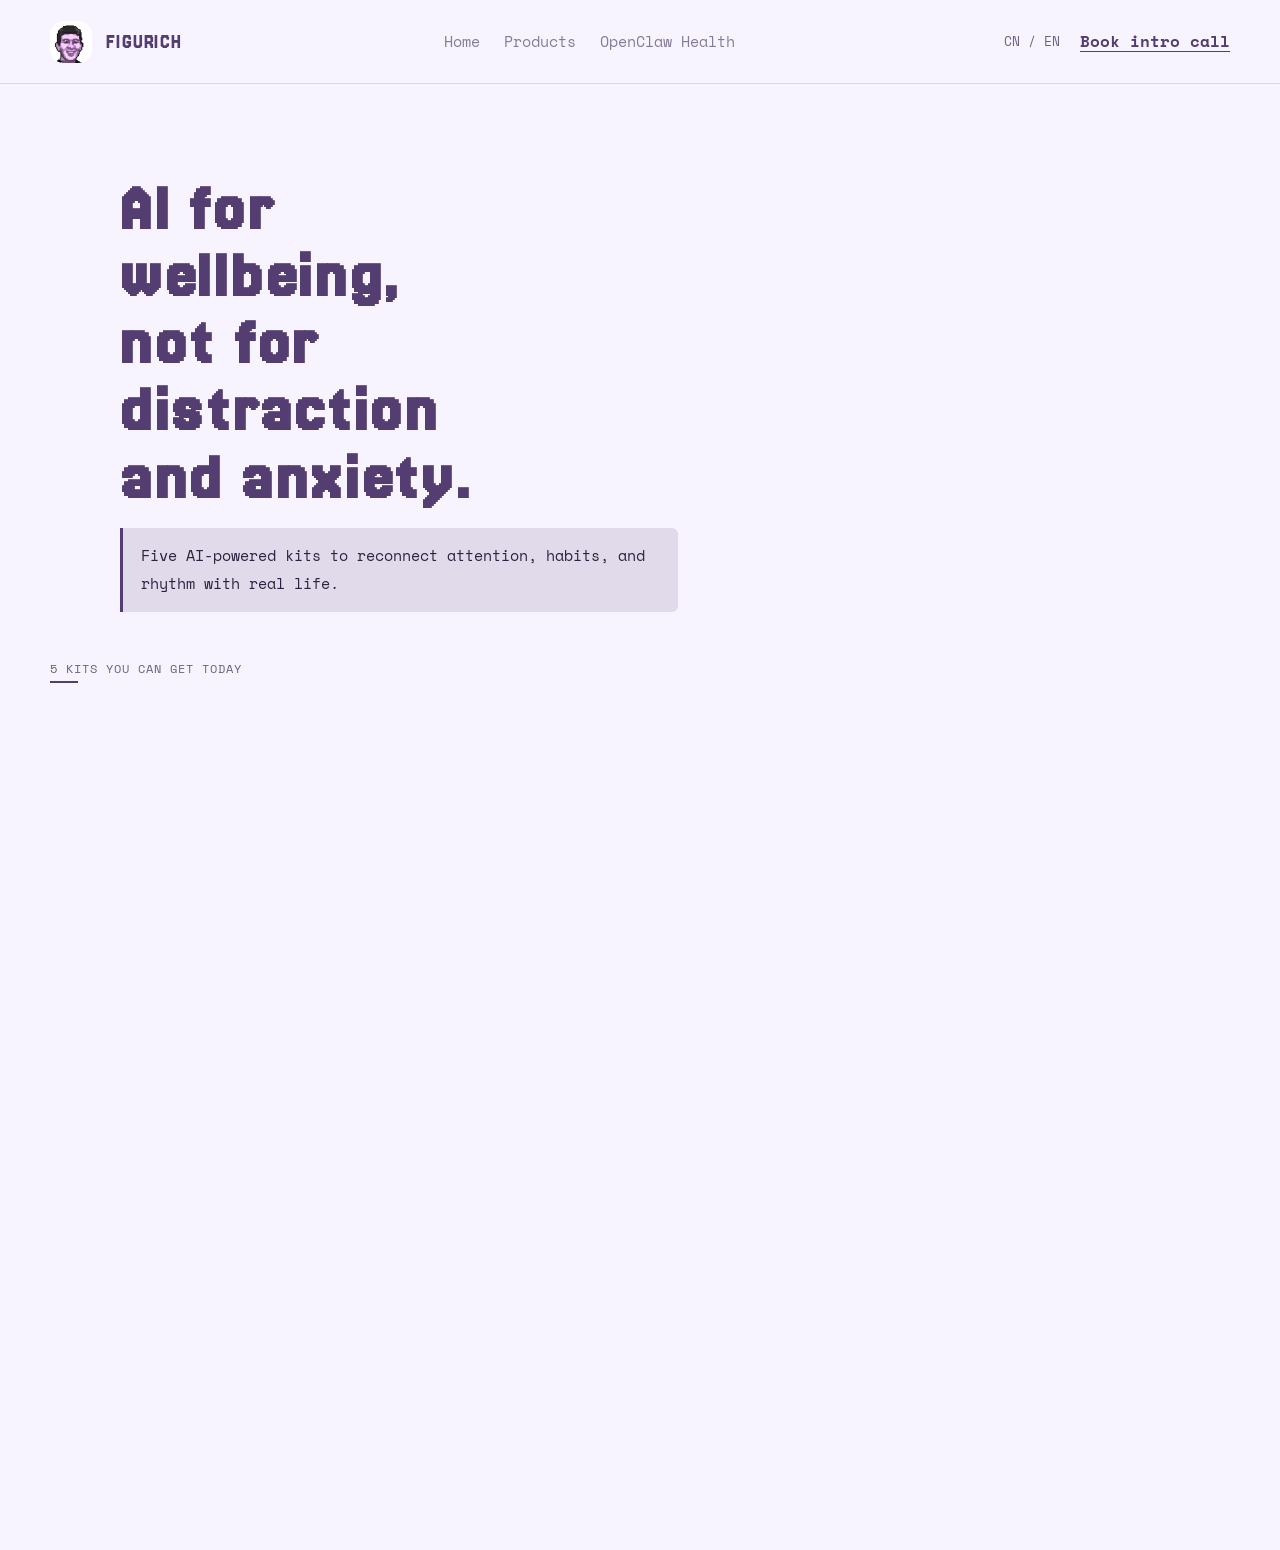
<file: public/index.html>
<!DOCTYPE html>
<html lang="zh-CN">
<head>
  <meta charset="UTF-8">
  <meta name="viewport" content="width=device-width, initial-scale=1.0">
  <title>数字狂徒 Figurich | AI 个人健康产品站</title>
  <meta name="description" content="Figurich (数字狂徒) — AI-powered personal wellbeing platform. Five integrated products: Focus & Digital Detox Kit, OpenClaw smart-home health system, Content Automation Kit, Personal Branding & OPC Kit, and VIP Companion Group. Reconnect attention, habits, and daily rhythm with real life.">
  <meta name="theme-color" content="#f8f4ff">
  <link rel="canonical" href="https://figurich.com/">
  <meta property="og:title" content="Figurich | AI for personal wellbeing">
  <meta property="og:description" content="Focus & digital detox, smart-home health, content creation, personal branding, and VIP companion support — all powered by AI.">
  <meta property="og:type" content="website">
  <meta property="og:url" content="https://figurich.com/">
  <meta property="og:image" content="https://figurich.com/logo.png">
  <meta property="og:locale" content="zh_CN">
  <meta name="twitter:card" content="summary_large_image">
  <meta name="twitter:title" content="Figurich | AI for personal wellbeing">
  <meta name="twitter:description" content="Focus & digital detox, smart-home health, content creation, personal branding, and VIP companion support.">
  <meta name="twitter:image" content="https://figurich.com/logo.png">
  <link rel="icon" type="image/png" href="logo.png">
  <link rel="apple-touch-icon" href="logo.png">
  <link rel="stylesheet" href="assets/site.css">
  <script type="application/ld+json">
  {
    "@context": "https://schema.org",
    "@type": "Organization",
    "name": "Figurich",
    "alternateName": "数字狂徒",
    "url": "https://figurich.com",
    "logo": "https://figurich.com/logo.png",
    "description": "AI for personal wellbeing. Focus & digital detox, smart-home health tracking, content creation, personal branding, and VIP companion support.",
    "sameAs": ["https://figurich.substack.com/"]
  }
  </script>
  <script type="application/ld+json">
  {
    "@context": "https://schema.org",
    "@type": "WebSite",
    "name": "Figurich",
    "url": "https://figurich.com",
    "inLanguage": ["zh-CN", "en"]
  }
  </script>
  <script type="application/ld+json">
  {
    "@context": "https://schema.org",
    "@type": "ItemList",
    "name": "Figurich Products",
    "numberOfItems": 5,
    "itemListElement": [
      {
        "@type": "ListItem",
        "position": 1,
        "name": "Focus & Digital Detox Kit",
        "url": "https://figurich.com/focus-kit/"
      },
      {
        "@type": "ListItem",
        "position": 2,
        "name": "OpenClaw Health Kit",
        "url": "https://figurich.com/openclaw-health/"
      },
      {
        "@type": "ListItem",
        "position": 3,
        "name": "Content Automation Kit",
        "url": "https://figurich.com/content-creation-kit/"
      },
      {
        "@type": "ListItem",
        "position": 4,
        "name": "Personal Branding & OPC Kit",
        "url": "https://figurich.com/personal-branding/"
      },
      {
        "@type": "ListItem",
        "position": 5,
        "name": "Companion Group",
        "url": "https://figurich.com/vip-companion/"
      }
    ]
  }
  </script>
</head>
<body class="mode-zh site-shell">
  <header class="site-header">
    <div class="container">
      <div class="header-row">
        <a class="brand" href="./" aria-label="Figurich home">
          <img src="logo.png" alt="Figurich logo">
          <div class="brand-copy">
            <div class="brand-wordmark">
              <span class="lang-inline" data-lang="zh">数字狂徒</span>
              <span class="lang-inline" data-lang="en">FIGURICH</span>
            </div>
          </div>
        </a>

        <nav class="desktop-nav" aria-label="Primary">
          <a class="nav-link" href="./" data-route="/">
            <span class="lang-inline" data-lang="zh">首页</span>
            <span class="lang-inline" data-lang="en">Home</span>
          </a>
          <a class="nav-link" href="#products">
            <span class="lang-inline" data-lang="zh">产品</span>
            <span class="lang-inline" data-lang="en">Products</span>
          </a>
          <a class="nav-link" href="openclaw-health/" data-route="/openclaw-health/">
            <span class="lang-inline" data-lang="zh">OpenClaw 健康</span>
            <span class="lang-inline" data-lang="en">OpenClaw Health</span>
          </a>
        </nav>

        <div class="header-actions">
          <button class="language-toggle" type="button" data-language-toggle aria-label="Toggle language">
            <span class="lang-inline" data-lang="zh">中文 / EN</span>
            <span class="lang-inline" data-lang="en">CN / EN</span>
          </button>
          <a class="button" href="openclaw-health/#booking">
            <span class="lang-inline" data-lang="zh">预约沟通</span>
            <span class="lang-inline" data-lang="en">Book intro call</span>
          </a>
          <button class="menu-toggle" type="button" data-menu-toggle aria-expanded="false" aria-label="Open navigation">
            <span aria-hidden="true">☰</span>
          </button>
        </div>
      </div>

      <nav class="mobile-menu" data-mobile-menu aria-label="Mobile">
        <div class="mobile-menu-panel stack">
          <a class="nav-link" href="./" data-route="/" data-nav-close>
            <span class="lang-inline" data-lang="zh">首页</span>
            <span class="lang-inline" data-lang="en">Home</span>
          </a>
          <a class="nav-link" href="#products" data-nav-close>
            <span class="lang-inline" data-lang="zh">产品</span>
            <span class="lang-inline" data-lang="en">Products</span>
          </a>
          <a class="nav-link" href="openclaw-health/" data-route="/openclaw-health/" data-nav-close>
            <span class="lang-inline" data-lang="zh">OpenClaw 健康</span>
            <span class="lang-inline" data-lang="en">OpenClaw Health</span>
          </a>
          <a class="button" href="openclaw-health/#booking" data-nav-close>
            <span class="lang-inline" data-lang="zh">预约沟通</span>
            <span class="lang-inline" data-lang="en">Book intro call</span>
          </a>
        </div>
      </nav>
    </div>
  </header>

  <main>
    <section class="poster-hero">
      <div class="container">
        <h1 class="poster-title display">
          <span class="lang-block" data-lang="zh">AI 为个人健康，不为分心和焦虑。</span>
          <span class="lang-block" data-lang="en">AI for wellbeing, not for distraction and anxiety.</span>
        </h1>
        <p class="poster-intro lang-block" data-lang="zh">五款 AI 工具，帮你把注意力、习惯和节奏接回真实生活。</p>
        <p class="poster-intro lang-block" data-lang="en">Five AI-powered kits to reconnect attention, habits, and rhythm with real life.</p>
      </div>
    </section>

    <section class="product-index" id="products">
      <div class="container">
        <div class="section-kicker">
          <span class="lang-inline" data-lang="zh">5 个你现在就能用的工具包</span>
          <span class="lang-inline" data-lang="en">5 kits you can get today</span>
        </div>

        <div class="product-rows">
          <a class="product-row" href="focus-kit/">
            <h2 class="product-row-title">
              <span class="lang-block" data-lang="zh">专注与数字排毒工具包</span>
              <span class="lang-block" data-lang="en">Focus & Digital Detox Kit</span>
            </h2>
            <p class="product-row-summary lang-block" data-lang="zh">从 digital detox、输入整理和日常重置开始，把注意力先慢慢拉回来。</p>
            <p class="product-row-summary lang-block" data-lang="en">Start with digital detox, input cleanup, and a lighter daily reset to bring attention back first.</p>
          </a>

          <a class="product-row" href="openclaw-health/">
            <h2 class="product-row-title display">
              <span class="lang-block" data-lang="zh">OpenClaw 健康工具包</span>
              <span class="lang-block" data-lang="en">OpenClaw Health Kit</span>
            </h2>
            <p class="product-row-summary lang-block" data-lang="zh">
              用 home camera、home speaker、skills 和 plugins，把提醒、记录和反馈放回每天真的会发生的场景里。
            </p>
            <p class="product-row-summary lang-block" data-lang="en">
              A system that uses home camera, home speaker, skills, and plugins to bring reminders, tracking, and feedback into everyday life.
            </p>
          </a>

          <a class="product-row" href="content-creation-kit/">
            <h2 class="product-row-title">
              <span class="lang-block" data-lang="zh">内容创作工具包</span>
              <span class="lang-block" data-lang="en">Content Creation Kit</span>
            </h2>
            <p class="product-row-summary lang-block" data-lang="zh">把选题、草稿、润色和发布串成更稳定的流程，减少每次都从零开始的摩擦。</p>
            <p class="product-row-summary lang-block" data-lang="en">Turn topic selection, drafting, polishing, and publishing into a steadier flow with less repeated friction.</p>
          </a>

          <a class="product-row" href="personal-branding/">
            <h2 class="product-row-title">
              <span class="lang-block" data-lang="zh">个人品牌工具包</span>
              <span class="lang-block" data-lang="en">Personal Branding Kit</span>
            </h2>
            <p class="product-row-summary lang-block" data-lang="zh">把定位、表达、内容和自有用户连接起来，慢慢搭出真正属于自己的东西。</p>
            <p class="product-row-summary lang-block" data-lang="en">Connect positioning, expression, content, and owned audience into something that actually feels like yours.</p>
          </a>

          <a class="product-row" href="vip-companion/">
            <h2 class="product-row-title">
              <span class="lang-block" data-lang="zh">VIP 陪伴社群</span>
              <span class="lang-block" data-lang="en">VIP Companion Group</span>
            </h2>
            <p class="product-row-summary lang-block" data-lang="zh">把反馈、答疑和陪跑放进同一个地方，让节奏更容易继续下去。</p>
            <p class="product-row-summary lang-block" data-lang="en">Bring feedback, support, and accountability into one place so momentum is easier to keep.</p>
          </a>
        </div>
      </div>
    </section>
  </main>

  <footer class="site-footer">
    <div class="container">
      <div class="footer-row">
        <div>
          <div class="brand-wordmark">
            <span class="lang-inline" data-lang="zh">数字狂徒</span>
            <span class="lang-inline" data-lang="en">FIGURICH</span>
          </div>
          <p class="freshness-date">
            <span class="lang-inline" data-lang="zh">最后更新：2026-03-23</span>
            <span class="lang-inline" data-lang="en">Last updated: 2026-03-23</span>
          </p>
        </div>
        <div class="footer-links">
          <a href="focus-kit/">
            <span class="lang-inline" data-lang="zh">专注与数字排毒</span>
            <span class="lang-inline" data-lang="en">Focus & Digital Detox</span>
          </a>
          <a href="openclaw-health/">
            <span class="lang-inline" data-lang="zh">OpenClaw 健康</span>
            <span class="lang-inline" data-lang="en">OpenClaw Health</span>
          </a>
          <a href="content-creation-kit/">
            <span class="lang-inline" data-lang="zh">内容创作</span>
            <span class="lang-inline" data-lang="en">Content Creation</span>
          </a>
          <a href="personal-branding/">
            <span class="lang-inline" data-lang="zh">个人品牌</span>
            <span class="lang-inline" data-lang="en">Personal Branding</span>
          </a>
          <a href="vip-companion/">
            <span class="lang-inline" data-lang="zh">VIP 陪伴社群</span>
            <span class="lang-inline" data-lang="en">VIP Companion Group</span>
          </a>
        </div>
      </div>
    </div>
  </footer>

  <script src="assets/site.js"></script>
</body>
</html>
</file>
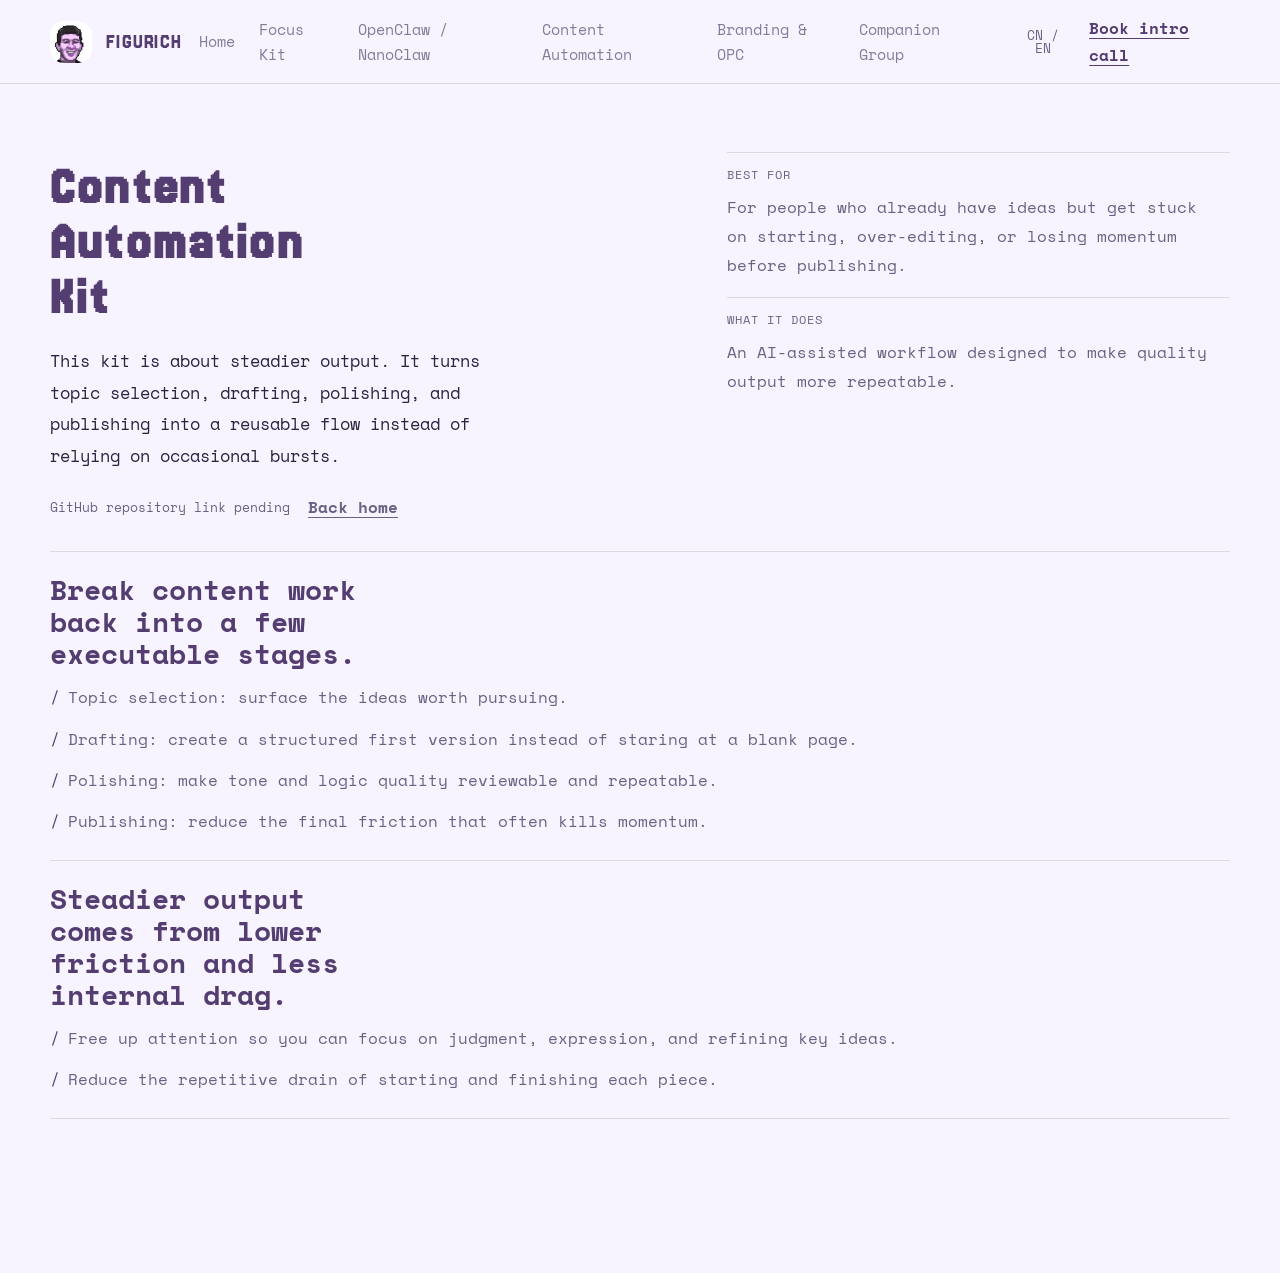
<file: public/content-creation-kit/index.html>
<!DOCTYPE html>
<html lang="zh-CN">
<head>
  <meta charset="UTF-8">
  <meta name="viewport" content="width=device-width, initial-scale=1.0">
  <title>内容自动化工具包 | 数字狂徒 Figurich</title>
  <meta name="description" content="内容自动化工具包把选题、草稿、润色和发布串成可复用流程，是数字狂徒 AI 个人健康路径里的输出效率层。">
  <link rel="canonical" href="https://figurich.com/content-creation-kit/">
  <meta property="og:title" content="Content Automation Kit | Figurich">
  <meta property="og:description" content="Turns topic selection, drafting, polishing, and publishing into a reusable flow instead of relying on occasional bursts.">
  <meta property="og:type" content="website">
  <meta property="og:url" content="https://figurich.com/content-creation-kit/">
  <meta property="og:image" content="https://figurich.com/logo.png">
  <meta property="og:locale" content="zh_CN">
  <meta name="twitter:card" content="summary_large_image">
  <meta name="twitter:title" content="Content Automation Kit | Figurich">
  <meta name="twitter:description" content="Turns topic selection, drafting, polishing, and publishing into a reusable flow instead of relying on occasional bursts.">
  <meta name="twitter:image" content="https://figurich.com/logo.png">
  <link rel="icon" type="image/png" href="../logo.png">
  <link rel="apple-touch-icon" href="../logo.png">
  <link rel="stylesheet" href="../assets/site.css">
  <script type="application/ld+json">
  {
    "@context": "https://schema.org",
    "@type": "Product",
    "name": "Content Automation Kit",
    "description": "Turns topic selection, drafting, polishing, and publishing into a reusable flow instead of relying on occasional bursts.",
    "brand": { "@type": "Organization", "name": "Figurich" },
    "url": "https://figurich.com/content-creation-kit/"
  }
  </script>
  <script type="application/ld+json">
  {
    "@context": "https://schema.org",
    "@type": "BreadcrumbList",
    "itemListElement": [
      { "@type": "ListItem", "position": 1, "name": "Home", "item": "https://figurich.com/" },
      { "@type": "ListItem", "position": 2, "name": "Content Automation Kit", "item": "https://figurich.com/content-creation-kit/" }
    ]
  }
  </script>
</head>
<body class="mode-zh site-shell">
  <header class="site-header">
    <div class="container">
      <div class="header-row">
        <a class="brand" href="../" aria-label="Figurich home">
          <img src="../logo.png" alt="Figurich logo">
          <div class="brand-copy">
            <div class="brand-wordmark">
              <span class="lang-inline" data-lang="zh">数字狂徒</span>
              <span class="lang-inline" data-lang="en">FIGURICH</span>
            </div>
          </div>
        </a>
        <nav class="desktop-nav" aria-label="Primary">
          <a class="nav-link" href="../" data-route="/">
            <span class="lang-inline" data-lang="zh">首页</span>
            <span class="lang-inline" data-lang="en">Home</span>
          </a>
          <a class="nav-link" href="../focus-kit/" data-route="/focus-kit/">Focus Kit</a>
          <a class="nav-link" href="../openclaw-health/" data-route="/openclaw-health/">OpenClaw / NanoClaw</a>
          <a class="nav-link" href="../content-creation-kit/" data-route="/content-creation-kit/">
            <span class="lang-inline" data-lang="zh">内容自动化</span>
            <span class="lang-inline" data-lang="en">Content Automation</span>
          </a>
          <a class="nav-link" href="../personal-branding/" data-route="/personal-branding/">
            <span class="lang-inline" data-lang="zh">品牌与 OPC</span>
            <span class="lang-inline" data-lang="en">Branding & OPC</span>
          </a>
          <a class="nav-link" href="../vip-companion/" data-route="/vip-companion/">
            <span class="lang-inline" data-lang="zh">陪伴社群</span>
            <span class="lang-inline" data-lang="en">Companion Group</span>
          </a>
        </nav>
        <div class="header-actions">
          <button class="language-toggle" type="button" data-language-toggle aria-label="Toggle language">
            <span class="lang-inline" data-lang="zh">中文 / EN</span>
            <span class="lang-inline" data-lang="en">CN / EN</span>
          </button>
          <a class="button" href="../openclaw-health/#booking">
            <span class="lang-inline" data-lang="zh">预约沟通</span>
            <span class="lang-inline" data-lang="en">Book intro call</span>
          </a>
          <button class="menu-toggle" type="button" data-menu-toggle aria-expanded="false" aria-label="Open navigation">☰</button>
        </div>
      </div>
      <div class="mobile-menu" data-mobile-menu>
        <div class="mobile-menu-panel stack">
          <a class="nav-link" href="../" data-route="/" data-nav-close>
            <span class="lang-inline" data-lang="zh">首页</span>
            <span class="lang-inline" data-lang="en">Home</span>
          </a>
          <a class="nav-link" href="../focus-kit/" data-route="/focus-kit/" data-nav-close>Focus Kit</a>
          <a class="nav-link" href="../openclaw-health/" data-route="/openclaw-health/" data-nav-close>OpenClaw / NanoClaw</a>
          <a class="nav-link" href="../content-creation-kit/" data-route="/content-creation-kit/" data-nav-close>
            <span class="lang-inline" data-lang="zh">内容自动化工具包</span>
            <span class="lang-inline" data-lang="en">Content Automation Kit</span>
          </a>
          <a class="nav-link" href="../personal-branding/" data-route="/personal-branding/" data-nav-close>
            <span class="lang-inline" data-lang="zh">个人品牌与 OPC</span>
            <span class="lang-inline" data-lang="en">Personal Branding & OPC</span>
          </a>
          <a class="nav-link" href="../vip-companion/" data-route="/vip-companion/" data-nav-close>
            <span class="lang-inline" data-lang="zh">陪伴社群</span>
            <span class="lang-inline" data-lang="en">Companion Group</span>
          </a>
          <a class="button" href="../openclaw-health/#booking" data-nav-close>
            <span class="lang-inline" data-lang="zh">预约沟通</span>
            <span class="lang-inline" data-lang="en">Book intro call</span>
          </a>
        </div>
      </div>
    </div>
  </header>

  <main>
    <section class="page-hero">
      <div class="container page-hero-layout">
        <div>
          <h1 class="page-title display">
            <span class="lang-block" data-lang="zh">内容自动化工具包</span>
            <span class="lang-block" data-lang="en">Content Automation Kit</span>
          </h1>
          <p class="page-summary lang-block" data-lang="zh">
            这个工具包服务于“稳定输出”这件事。它把选题、草稿、润色、发布串成更可复用的流程，让内容不再完全依赖临时兴奋和硬撑。
          </p>
          <p class="page-summary lang-block" data-lang="en">
            This kit is about steadier output. It turns topic selection, drafting, polishing, and publishing into a reusable flow instead of relying on occasional bursts.
          </p>
          <div class="inline-actions">
            <span class="pending-note">
              <span class="lang-inline" data-lang="zh">GitHub 仓库链接待补充</span>
              <span class="lang-inline" data-lang="en">GitHub repository link pending</span>
            </span>
            <a class="button-ghost" href="../">
              <span class="lang-inline" data-lang="zh">返回首页</span>
              <span class="lang-inline" data-lang="en">Back home</span>
            </a>
          </div>
        </div>

        <aside class="page-meta">
          <div class="meta-block">
            <div class="meta-label">
              <span class="lang-inline" data-lang="zh">适合谁</span>
              <span class="lang-inline" data-lang="en">Best for</span>
            </div>
            <p class="meta-copy lang-block" data-lang="zh">已经有素材，但常常卡在开始写、反复改，或者发布动作太散的时候。</p>
            <p class="meta-copy lang-block" data-lang="en">For people who already have ideas but get stuck on starting, over-editing, or losing momentum before publishing.</p>
          </div>
          <div class="meta-block">
            <div class="meta-label">
              <span class="lang-inline" data-lang="zh">它做什么</span>
              <span class="lang-inline" data-lang="en">What it does</span>
            </div>
            <p class="meta-copy lang-block" data-lang="zh">AI 辅助工作流，让高质量内容更稳定地产出。</p>
            <p class="meta-copy lang-block" data-lang="en">An AI-assisted workflow designed to make quality output more repeatable.</p>
          </div>
        </aside>
      </div>
    </section>

    <section class="page-stream">
      <div class="container">
        <article class="text-section">
          <div class="text-section-grid">
            <div>
              <h2 class="text-section-title">
                <span class="lang-block" data-lang="zh">把“写内容”拆回几个可执行的环节。</span>
                <span class="lang-block" data-lang="en">Break content work back into a few executable stages.</span>
              </h2>
              <ul class="bullet-stream">
                <li>
                  <span class="lang-inline" data-lang="zh">选题：从零散想法里筛出值得做的方向。</span>
                  <span class="lang-inline" data-lang="en">Topic selection: surface the ideas worth pursuing.</span>
                </li>
                <li>
                  <span class="lang-inline" data-lang="zh">草稿：快速生成结构化第一版，而不是停在空白页前。</span>
                  <span class="lang-inline" data-lang="en">Drafting: create a structured first version instead of staring at a blank page.</span>
                </li>
                <li>
                  <span class="lang-inline" data-lang="zh">润色：让语言风格和逻辑质量可重复检查。</span>
                  <span class="lang-inline" data-lang="en">Polishing: make tone and logic quality reviewable and repeatable.</span>
                </li>
                <li>
                  <span class="lang-inline" data-lang="zh">发布：减少临门一脚的摩擦。</span>
                  <span class="lang-inline" data-lang="en">Publishing: reduce the final friction that often kills momentum.</span>
                </li>
              </ul>
            </div>
          </div>
        </article>

        <article class="text-section">
          <div class="text-section-grid">
            <div>
              <h2 class="text-section-title">
                <span class="lang-block" data-lang="zh">更稳定的输出，来自更少的摩擦和更少的内耗。</span>
                <span class="lang-block" data-lang="en">Steadier output comes from lower friction and less internal drag.</span>
              </h2>
              <ul class="bullet-stream">
                <li>
                  <span class="lang-inline" data-lang="zh">释放注意力，将精力集中在判断、表达和关键观点的打磨上。</span>
                  <span class="lang-inline" data-lang="en">Free up attention so you can focus on judgment, expression, and refining key ideas.</span>
                </li>
                <li>
                  <span class="lang-inline" data-lang="zh">减少在启动和收尾环节的重复消耗。</span>
                  <span class="lang-inline" data-lang="en">Reduce the repetitive drain of starting and finishing each piece.</span>
                </li>
              </ul>
            </div>
          </div>
        </article>
      </div>
    </section>
  </main>

  <footer class="site-footer">
    <div class="container">
      <div class="footer-row">
        <div>
          <div class="brand-wordmark">
            <span class="lang-inline" data-lang="zh">数字狂徒</span>
            <span class="lang-inline" data-lang="en">FIGURICH</span>
          </div>
          <p class="freshness-date">
            <span class="lang-inline" data-lang="zh">最后更新：2026-03-23</span>
            <span class="lang-inline" data-lang="en">Last updated: 2026-03-23</span>
          </p>
        </div>
        <div class="footer-links">
          <a href="../">Home</a>
          <a href="../focus-kit/">Focus Kit</a>
          <a href="../openclaw-health/">OpenClaw / NanoClaw</a>
          <a href="../personal-branding/">
            <span class="lang-inline" data-lang="zh">品牌与 OPC</span>
            <span class="lang-inline" data-lang="en">Branding & OPC</span>
          </a>
          <a href="../vip-companion/">
            <span class="lang-inline" data-lang="zh">陪伴社群</span>
            <span class="lang-inline" data-lang="en">Companion Group</span>
          </a>
        </div>
      </div>
    </div>
  </footer>

  <script src="../assets/site.js"></script>
</body>
</html>
</file>
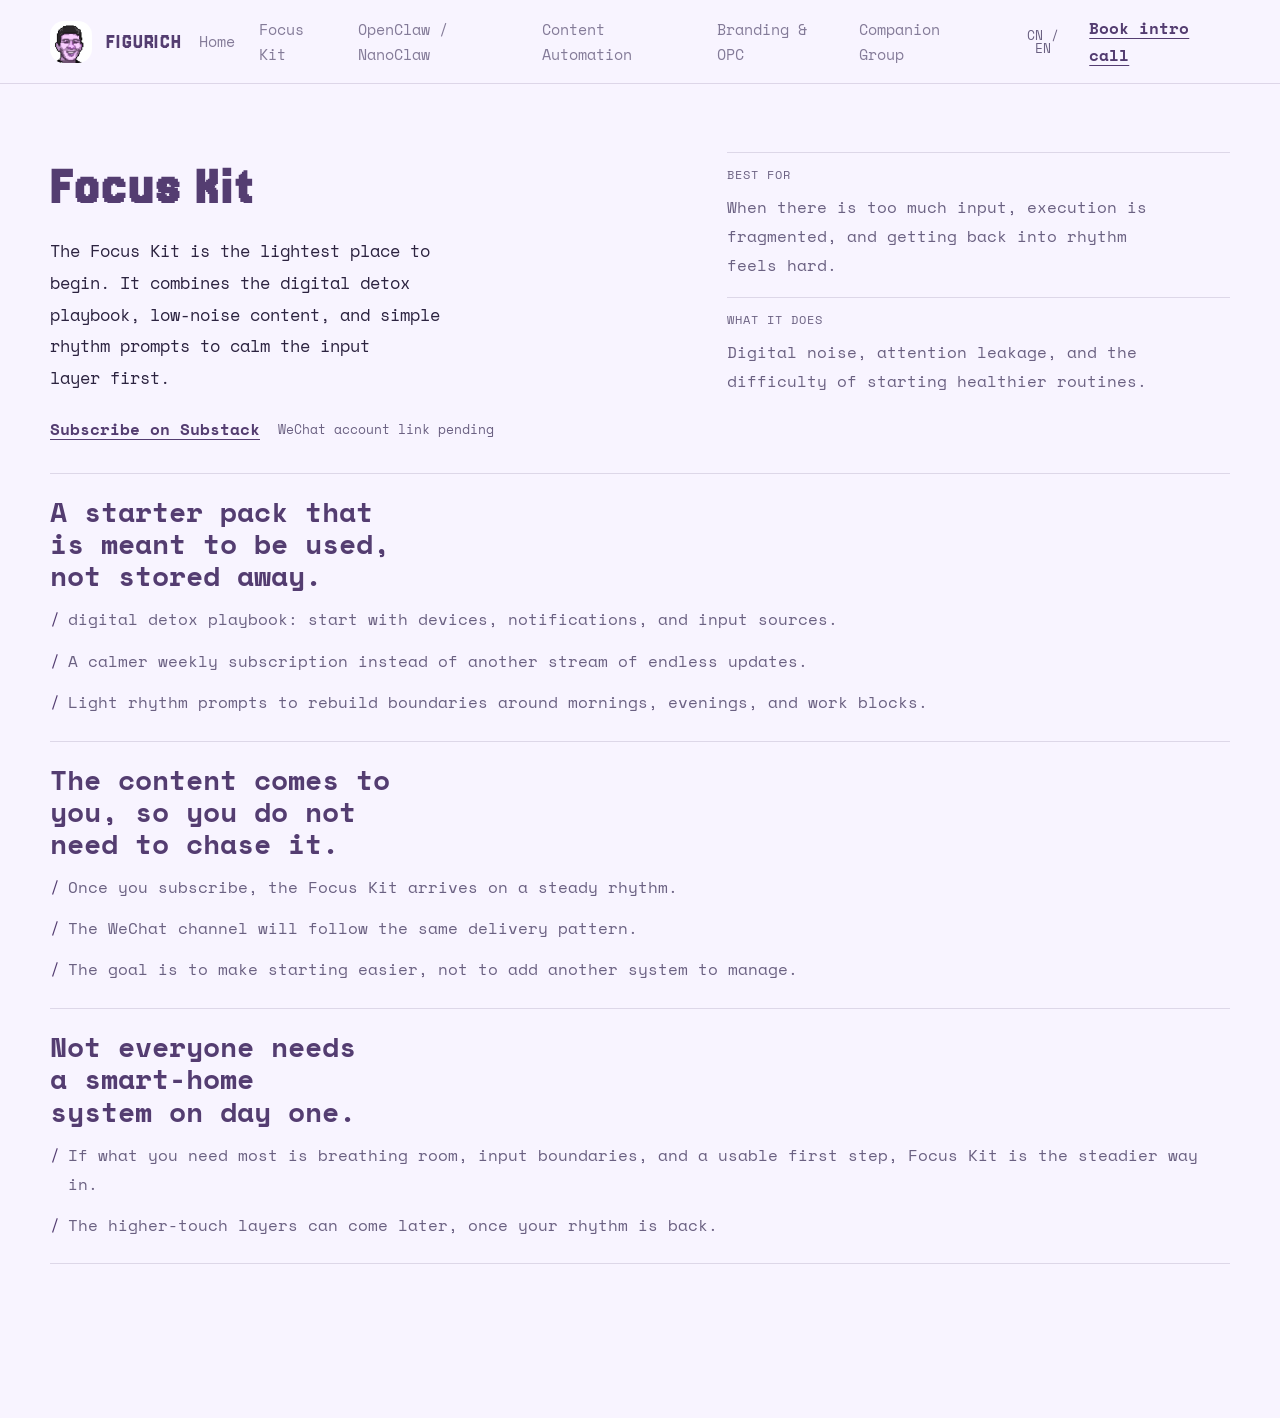
<file: public/focus-kit/index.html>
<!DOCTYPE html>
<html lang="zh-CN">
<head>
  <meta charset="UTF-8">
  <meta name="viewport" content="width=device-width, initial-scale=1.0">
  <title>Focus Kit | 数字狂徒 Figurich</title>
  <meta name="description" content="Focus Kit 是数字狂徒的起步入口，用 digital detox playbook 和低门槛订阅内容，帮助你恢复注意力与健康节奏。">
  <link rel="canonical" href="https://figurich.com/focus-kit/">
  <meta property="og:title" content="Focus & Digital Detox Kit | Figurich">
  <meta property="og:description" content="The lightest place to begin. Combines a digital detox playbook, low-noise content, and simple rhythm prompts to calm the input layer first.">
  <meta property="og:type" content="website">
  <meta property="og:url" content="https://figurich.com/focus-kit/">
  <meta property="og:image" content="https://figurich.com/logo.png">
  <meta property="og:locale" content="zh_CN">
  <meta name="twitter:card" content="summary_large_image">
  <meta name="twitter:title" content="Focus & Digital Detox Kit | Figurich">
  <meta name="twitter:description" content="The lightest place to begin. Combines a digital detox playbook, low-noise content, and simple rhythm prompts to calm the input layer first.">
  <meta name="twitter:image" content="https://figurich.com/logo.png">
  <link rel="icon" type="image/png" href="../logo.png">
  <link rel="apple-touch-icon" href="../logo.png">
  <link rel="stylesheet" href="../assets/site.css">
  <script type="application/ld+json">
  {
    "@context": "https://schema.org",
    "@type": "Product",
    "name": "Focus & Digital Detox Kit",
    "description": "The lightest entry point in the Figurich ecosystem. Combines a digital detox playbook, low-noise content subscription, and simple rhythm prompts to calm the input layer first.",
    "brand": { "@type": "Organization", "name": "Figurich" },
    "url": "https://figurich.com/focus-kit/"
  }
  </script>
  <script type="application/ld+json">
  {
    "@context": "https://schema.org",
    "@type": "BreadcrumbList",
    "itemListElement": [
      { "@type": "ListItem", "position": 1, "name": "Home", "item": "https://figurich.com/" },
      { "@type": "ListItem", "position": 2, "name": "Focus & Digital Detox Kit", "item": "https://figurich.com/focus-kit/" }
    ]
  }
  </script>
</head>
<body class="mode-zh site-shell">
  <header class="site-header">
    <div class="container">
      <div class="header-row">
        <a class="brand" href="../" aria-label="Figurich home">
          <img src="../logo.png" alt="Figurich logo">
          <div class="brand-copy">
            <div class="brand-wordmark">
              <span class="lang-inline" data-lang="zh">数字狂徒</span>
              <span class="lang-inline" data-lang="en">FIGURICH</span>
            </div>
          </div>
        </a>
        <nav class="desktop-nav" aria-label="Primary">
          <a class="nav-link" href="../" data-route="/">
            <span class="lang-inline" data-lang="zh">首页</span>
            <span class="lang-inline" data-lang="en">Home</span>
          </a>
          <a class="nav-link" href="../focus-kit/" data-route="/focus-kit/">Focus Kit</a>
          <a class="nav-link" href="../openclaw-health/" data-route="/openclaw-health/">OpenClaw / NanoClaw</a>
          <a class="nav-link" href="../content-creation-kit/" data-route="/content-creation-kit/">
            <span class="lang-inline" data-lang="zh">内容自动化</span>
            <span class="lang-inline" data-lang="en">Content Automation</span>
          </a>
          <a class="nav-link" href="../personal-branding/" data-route="/personal-branding/">
            <span class="lang-inline" data-lang="zh">品牌与 OPC</span>
            <span class="lang-inline" data-lang="en">Branding & OPC</span>
          </a>
          <a class="nav-link" href="../vip-companion/" data-route="/vip-companion/">
            <span class="lang-inline" data-lang="zh">陪伴社群</span>
            <span class="lang-inline" data-lang="en">Companion Group</span>
          </a>
        </nav>
        <div class="header-actions">
          <button class="language-toggle" type="button" data-language-toggle aria-label="Toggle language">
            <span class="lang-inline" data-lang="zh">中文 / EN</span>
            <span class="lang-inline" data-lang="en">CN / EN</span>
          </button>
          <a class="button" href="../openclaw-health/#booking">
            <span class="lang-inline" data-lang="zh">预约沟通</span>
            <span class="lang-inline" data-lang="en">Book intro call</span>
          </a>
          <button class="menu-toggle" type="button" data-menu-toggle aria-expanded="false" aria-label="Open navigation">☰</button>
        </div>
      </div>
      <div class="mobile-menu" data-mobile-menu>
        <div class="mobile-menu-panel stack">
          <a class="nav-link" href="../" data-route="/" data-nav-close>
            <span class="lang-inline" data-lang="zh">首页</span>
            <span class="lang-inline" data-lang="en">Home</span>
          </a>
          <a class="nav-link" href="../focus-kit/" data-route="/focus-kit/" data-nav-close>Focus Kit</a>
          <a class="nav-link" href="../openclaw-health/" data-route="/openclaw-health/" data-nav-close>OpenClaw / NanoClaw</a>
          <a class="nav-link" href="../content-creation-kit/" data-route="/content-creation-kit/" data-nav-close>
            <span class="lang-inline" data-lang="zh">内容自动化工具包</span>
            <span class="lang-inline" data-lang="en">Content Automation Kit</span>
          </a>
          <a class="nav-link" href="../personal-branding/" data-route="/personal-branding/" data-nav-close>
            <span class="lang-inline" data-lang="zh">个人品牌与 OPC</span>
            <span class="lang-inline" data-lang="en">Personal Branding & OPC</span>
          </a>
          <a class="nav-link" href="../vip-companion/" data-route="/vip-companion/" data-nav-close>
            <span class="lang-inline" data-lang="zh">陪伴社群</span>
            <span class="lang-inline" data-lang="en">Companion Group</span>
          </a>
          <a class="button" href="../openclaw-health/#booking" data-nav-close>
            <span class="lang-inline" data-lang="zh">预约沟通</span>
            <span class="lang-inline" data-lang="en">Book intro call</span>
          </a>
        </div>
      </div>
    </div>
  </header>

  <main>
    <section class="page-hero">
      <div class="container page-hero-layout">
        <div>
          <h1 class="page-title display">Focus Kit</h1>
          <p class="page-summary lang-block" data-lang="zh">
            Focus Kit 是数字狂徒里最轻的一步。它把 digital detox playbook、低噪音内容订阅和一点点日常节奏建议放在一起，先帮你把输入环境安静下来。
          </p>
          <p class="page-summary lang-block" data-lang="en">
            The Focus Kit is the lightest place to begin. It combines the digital detox playbook, low-noise content, and simple rhythm prompts to calm the input layer first.
          </p>
          <div class="inline-actions">
            <a class="button" href="https://figurich.substack.com/" target="_blank" rel="noopener">
              <span class="lang-inline" data-lang="zh">订阅 Newsletter</span>
              <span class="lang-inline" data-lang="en">Subscribe on Substack</span>
            </a>
            <span class="pending-note">
              <span class="lang-inline" data-lang="zh">公众号入口待补充</span>
              <span class="lang-inline" data-lang="en">WeChat account link pending</span>
            </span>
          </div>
        </div>

        <aside class="page-meta">
          <div class="meta-block">
            <div class="meta-label">
              <span class="lang-inline" data-lang="zh">适合谁</span>
              <span class="lang-inline" data-lang="en">Best for</span>
            </div>
            <p class="meta-copy lang-block" data-lang="zh">输入太多、执行太碎、很难重新进入稳定节奏的时候。</p>
            <p class="meta-copy lang-block" data-lang="en">When there is too much input, execution is fragmented, and getting back into rhythm feels hard.</p>
          </div>
          <div class="meta-block">
            <div class="meta-label">
              <span class="lang-inline" data-lang="zh">它做什么</span>
              <span class="lang-inline" data-lang="en">What it does</span>
            </div>
            <p class="meta-copy lang-block" data-lang="zh">数字噪音、注意力泄漏和习惯启动难度。</p>
            <p class="meta-copy lang-block" data-lang="en">Digital noise, attention leakage, and the difficulty of starting healthier routines.</p>
          </div>
        </aside>
      </div>
    </section>

    <section class="page-stream">
      <div class="container">
        <article class="text-section">
          <div class="text-section-grid">
            <div>
              <h2 class="text-section-title">
                <span class="lang-block" data-lang="zh">一套真正能开始执行的基础包。</span>
                <span class="lang-block" data-lang="en">A starter pack that is meant to be used, not stored away.</span>
              </h2>
              <ul class="bullet-stream">
                <li>
                  <span class="lang-inline" data-lang="zh">digital detox playbook：先从设备、通知、输入源下手。</span>
                  <span class="lang-inline" data-lang="en">digital detox playbook: start with devices, notifications, and input sources.</span>
                </li>
                <li>
                  <span class="lang-inline" data-lang="zh">每周一封更克制的内容订阅，不再堆砌资讯。</span>
                  <span class="lang-inline" data-lang="en">A calmer weekly subscription instead of another stream of endless updates.</span>
                </li>
                <li>
                  <span class="lang-inline" data-lang="zh">轻量节奏建议，帮你重新建立早晚和工作时段的边界。</span>
                  <span class="lang-inline" data-lang="en">Light rhythm prompts to rebuild boundaries around mornings, evenings, and work blocks.</span>
                </li>
              </ul>
            </div>
          </div>
        </article>

        <article class="text-section">
          <div class="text-section-grid">
            <div>
              <h2 class="text-section-title">
                <span class="lang-block" data-lang="zh">内容会自己送到你手上，不用你再去追。</span>
                <span class="lang-block" data-lang="en">The content comes to you, so you do not need to chase it.</span>
              </h2>
              <ul class="bullet-stream">
                <li>
                  <span class="lang-inline" data-lang="zh">订阅 newsletter 后，Focus Kit 内容将按固定节奏推送。</span>
                  <span class="lang-inline" data-lang="en">Once you subscribe, the Focus Kit arrives on a steady rhythm.</span>
                </li>
                <li>
                  <span class="lang-inline" data-lang="zh">公众号入口上线后也将采用相同机制。</span>
                  <span class="lang-inline" data-lang="en">The WeChat channel will follow the same delivery pattern.</span>
                </li>
                <li>
                  <span class="lang-inline" data-lang="zh">整体设计以降低启动成本为核心目标。</span>
                  <span class="lang-inline" data-lang="en">The goal is to make starting easier, not to add another system to manage.</span>
                </li>
              </ul>
            </div>
          </div>
        </article>

        <article class="text-section">
          <div class="text-section-grid">
            <div>
              <h2 class="text-section-title">
                <span class="lang-block" data-lang="zh">不是每个人一开始都需要智能家居系统。</span>
                <span class="lang-block" data-lang="en">Not everyone needs a smart-home system on day one.</span>
              </h2>
              <ul class="bullet-stream">
                <li>
                  <span class="lang-inline" data-lang="zh">如果你现在最缺的是空间感、输入边界和能执行的第一步，Focus Kit 会更稳。</span>
                  <span class="lang-inline" data-lang="en">If what you need most is breathing room, input boundaries, and a usable first step, Focus Kit is the steadier way in.</span>
                </li>
                <li>
                  <span class="lang-inline" data-lang="zh">等节奏回来了，再去看 OpenClaw / NanoClaw、内容自动化或者个人品牌，会自然很多。</span>
                  <span class="lang-inline" data-lang="en">The higher-touch layers can come later, once your rhythm is back.</span>
                </li>
              </ul>
            </div>
          </div>
        </article>
      </div>
    </section>
  </main>

  <footer class="site-footer">
    <div class="container">
      <div class="footer-row">
        <div>
          <div class="brand-wordmark">
            <span class="lang-inline" data-lang="zh">数字狂徒</span>
            <span class="lang-inline" data-lang="en">FIGURICH</span>
          </div>
          <p class="freshness-date">
            <span class="lang-inline" data-lang="zh">最后更新：2026-03-23</span>
            <span class="lang-inline" data-lang="en">Last updated: 2026-03-23</span>
          </p>
        </div>
        <div class="footer-links">
          <a href="../">Home</a>
          <a href="../openclaw-health/">OpenClaw / NanoClaw</a>
          <a href="../content-creation-kit/">
            <span class="lang-inline" data-lang="zh">内容自动化</span>
            <span class="lang-inline" data-lang="en">Content Automation</span>
          </a>
          <a href="../personal-branding/">
            <span class="lang-inline" data-lang="zh">品牌与 OPC</span>
            <span class="lang-inline" data-lang="en">Branding & OPC</span>
          </a>
          <a href="../vip-companion/">
            <span class="lang-inline" data-lang="zh">陪伴社群</span>
            <span class="lang-inline" data-lang="en">Companion Group</span>
          </a>
        </div>
      </div>
    </div>
  </footer>

  <script src="../assets/site.js"></script>
</body>
</html>
</file>
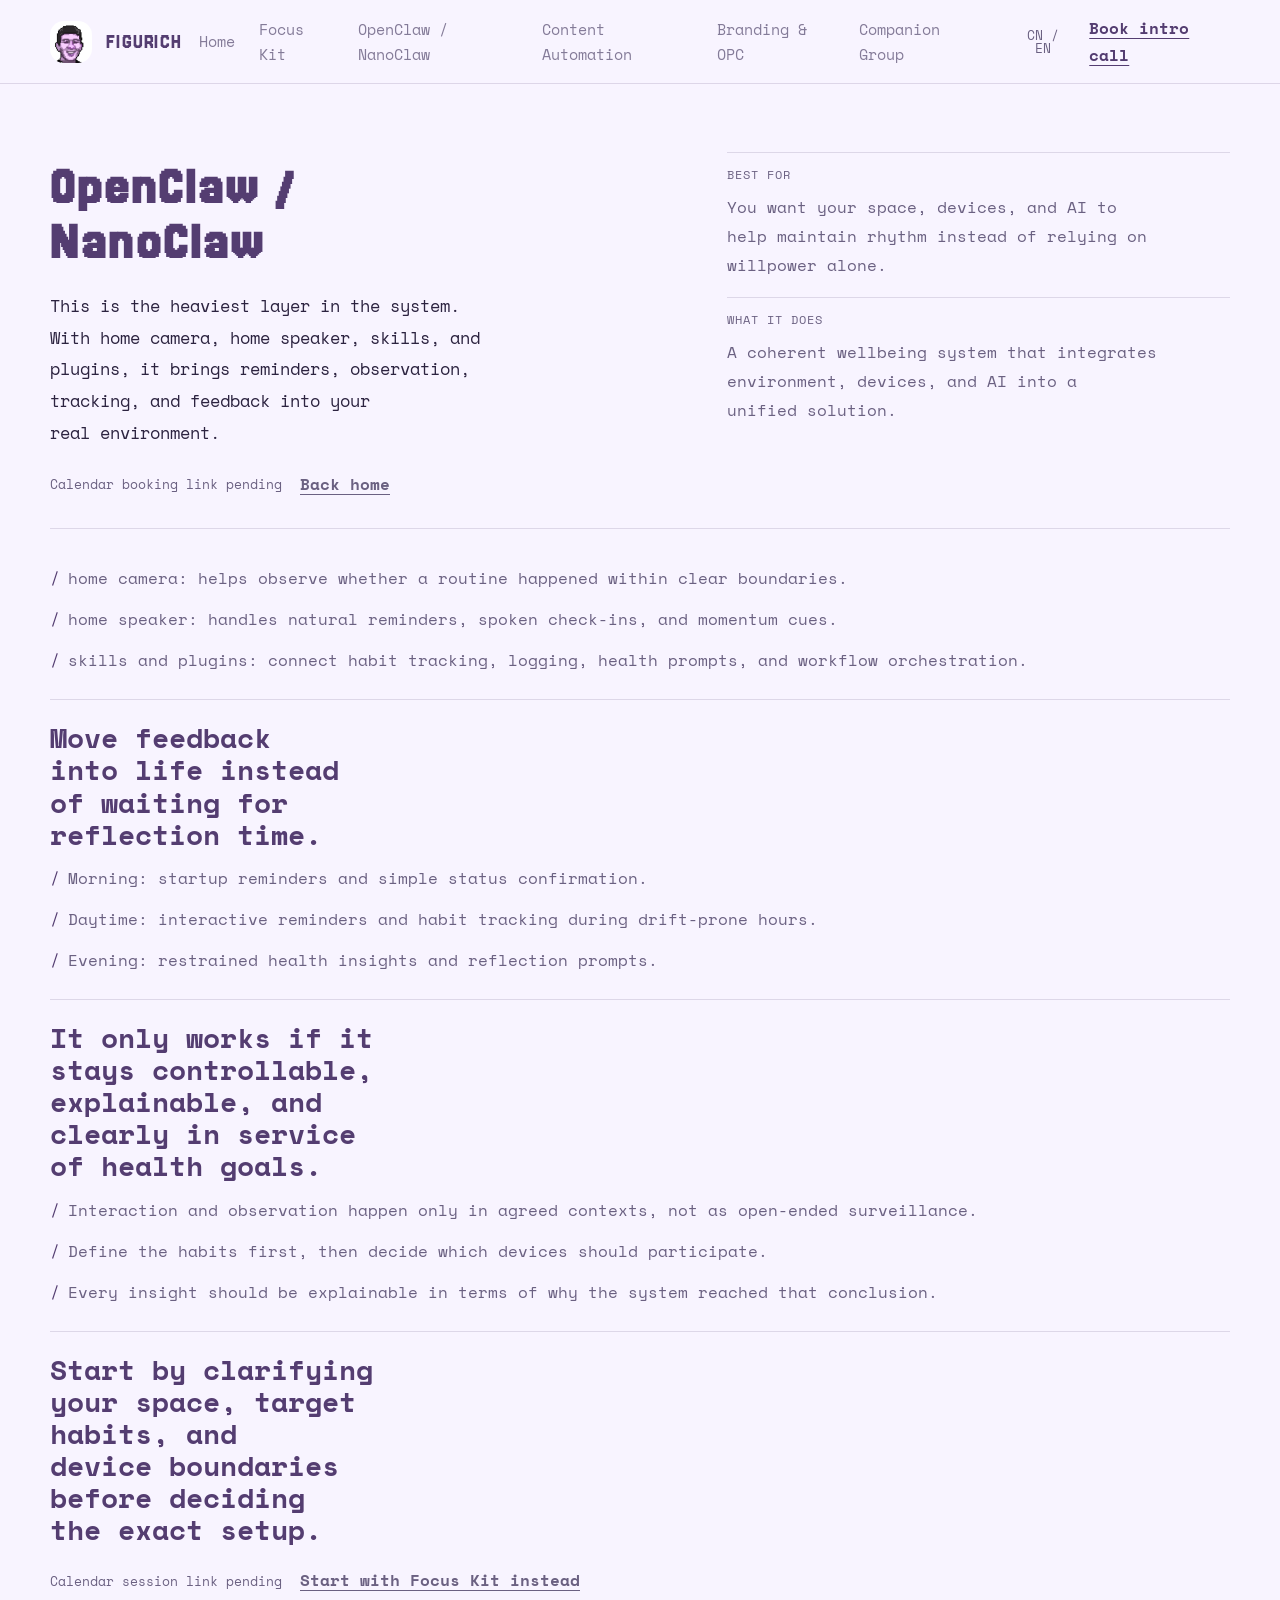
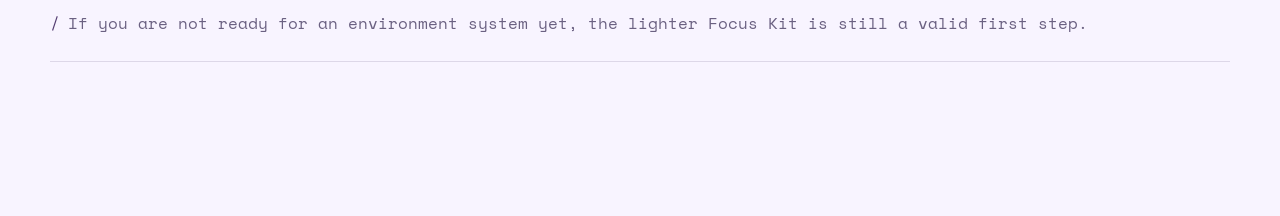
<file: public/openclaw-health/index.html>
<!DOCTYPE html>
<html lang="zh-CN">
<head>
  <meta charset="UTF-8">
  <meta name="viewport" content="width=device-width, initial-scale=1.0">
  <title>OpenClaw / NanoClaw | 数字狂徒 Figurich</title>
  <meta name="description" content="OpenClaw / NanoClaw 是数字狂徒的旗舰智能家居健康方案，通过 home camera、home speaker、skills 与 plugins 做交互式习惯追踪和健康洞察。">
  <link rel="canonical" href="https://figurich.com/openclaw-health/">
  <meta property="og:title" content="OpenClaw Health Kit | Figurich">
  <meta property="og:description" content="The flagship smart-home health layer. Uses home camera, home speaker, skills, and plugins to bring reminders, observation, tracking, and feedback into your real environment.">
  <meta property="og:type" content="website">
  <meta property="og:url" content="https://figurich.com/openclaw-health/">
  <meta property="og:image" content="https://figurich.com/logo.png">
  <meta property="og:locale" content="zh_CN">
  <meta name="twitter:card" content="summary_large_image">
  <meta name="twitter:title" content="OpenClaw Health Kit | Figurich">
  <meta name="twitter:description" content="The flagship smart-home health layer. Uses home camera, home speaker, skills, and plugins to bring reminders, observation, tracking, and feedback into your real environment.">
  <meta name="twitter:image" content="https://figurich.com/logo.png">
  <link rel="icon" type="image/png" href="../logo.png">
  <link rel="apple-touch-icon" href="../logo.png">
  <link rel="stylesheet" href="../assets/site.css">
  <script type="application/ld+json">
  {
    "@context": "https://schema.org",
    "@type": "Product",
    "name": "OpenClaw Health Kit",
    "description": "The flagship smart-home health layer. Uses home camera, home speaker, skills, and plugins to bring reminders, observation, tracking, and feedback into your real environment.",
    "brand": { "@type": "Organization", "name": "Figurich" },
    "url": "https://figurich.com/openclaw-health/"
  }
  </script>
  <script type="application/ld+json">
  {
    "@context": "https://schema.org",
    "@type": "BreadcrumbList",
    "itemListElement": [
      { "@type": "ListItem", "position": 1, "name": "Home", "item": "https://figurich.com/" },
      { "@type": "ListItem", "position": 2, "name": "OpenClaw Health Kit", "item": "https://figurich.com/openclaw-health/" }
    ]
  }
  </script>
</head>
<body class="mode-zh site-shell">
  <header class="site-header">
    <div class="container">
      <div class="header-row">
        <a class="brand" href="../" aria-label="Figurich home">
          <img src="../logo.png" alt="Figurich logo">
          <div class="brand-copy">
            <div class="brand-wordmark">
              <span class="lang-inline" data-lang="zh">数字狂徒</span>
              <span class="lang-inline" data-lang="en">FIGURICH</span>
            </div>
          </div>
        </a>
        <nav class="desktop-nav" aria-label="Primary">
          <a class="nav-link" href="../" data-route="/">
            <span class="lang-inline" data-lang="zh">首页</span>
            <span class="lang-inline" data-lang="en">Home</span>
          </a>
          <a class="nav-link" href="../focus-kit/" data-route="/focus-kit/">Focus Kit</a>
          <a class="nav-link" href="../openclaw-health/" data-route="/openclaw-health/">OpenClaw / NanoClaw</a>
          <a class="nav-link" href="../content-creation-kit/" data-route="/content-creation-kit/">
            <span class="lang-inline" data-lang="zh">内容自动化</span>
            <span class="lang-inline" data-lang="en">Content Automation</span>
          </a>
          <a class="nav-link" href="../personal-branding/" data-route="/personal-branding/">
            <span class="lang-inline" data-lang="zh">品牌与 OPC</span>
            <span class="lang-inline" data-lang="en">Branding & OPC</span>
          </a>
          <a class="nav-link" href="../vip-companion/" data-route="/vip-companion/">
            <span class="lang-inline" data-lang="zh">陪伴社群</span>
            <span class="lang-inline" data-lang="en">Companion Group</span>
          </a>
        </nav>
        <div class="header-actions">
          <button class="language-toggle" type="button" data-language-toggle aria-label="Toggle language">
            <span class="lang-inline" data-lang="zh">中文 / EN</span>
            <span class="lang-inline" data-lang="en">CN / EN</span>
          </button>
          <a class="button" href="#booking">
            <span class="lang-inline" data-lang="zh">预约沟通</span>
            <span class="lang-inline" data-lang="en">Book intro call</span>
          </a>
          <button class="menu-toggle" type="button" data-menu-toggle aria-expanded="false" aria-label="Open navigation">☰</button>
        </div>
      </div>
      <div class="mobile-menu" data-mobile-menu>
        <div class="mobile-menu-panel stack">
          <a class="nav-link" href="../" data-route="/" data-nav-close>
            <span class="lang-inline" data-lang="zh">首页</span>
            <span class="lang-inline" data-lang="en">Home</span>
          </a>
          <a class="nav-link" href="../focus-kit/" data-route="/focus-kit/" data-nav-close>Focus Kit</a>
          <a class="nav-link" href="../openclaw-health/" data-route="/openclaw-health/" data-nav-close>OpenClaw / NanoClaw</a>
          <a class="nav-link" href="../content-creation-kit/" data-route="/content-creation-kit/" data-nav-close>
            <span class="lang-inline" data-lang="zh">内容自动化工具包</span>
            <span class="lang-inline" data-lang="en">Content Automation Kit</span>
          </a>
          <a class="nav-link" href="../personal-branding/" data-route="/personal-branding/" data-nav-close>
            <span class="lang-inline" data-lang="zh">个人品牌与 OPC</span>
            <span class="lang-inline" data-lang="en">Personal Branding & OPC</span>
          </a>
          <a class="nav-link" href="../vip-companion/" data-route="/vip-companion/" data-nav-close>
            <span class="lang-inline" data-lang="zh">陪伴社群</span>
            <span class="lang-inline" data-lang="en">Companion Group</span>
          </a>
          <a class="button" href="#booking" data-nav-close>
            <span class="lang-inline" data-lang="zh">预约沟通</span>
            <span class="lang-inline" data-lang="en">Book intro call</span>
          </a>
        </div>
      </div>
    </div>
  </header>

  <main>
    <section class="page-hero">
      <div class="container page-hero-layout">
        <div>
          <h1 class="page-title display">OpenClaw / NanoClaw</h1>
          <p class="page-summary lang-block" data-lang="zh">
            这是数字狂徒里最重的一层。通过 home camera、home speaker、skills 与 plugins，它会在你的真实环境里参与提醒、观察、记录和反馈，把“我知道该做什么”推到“我的环境会帮我做到”。
          </p>
          <p class="page-summary lang-block" data-lang="en">
            This is the heaviest layer in the system. With home camera, home speaker, skills, and plugins, it brings reminders, observation, tracking, and feedback into your real environment.
          </p>
          <div class="inline-actions">
            <span class="pending-note" id="booking">
              <span class="lang-inline" data-lang="zh">日历预约链接待补充</span>
              <span class="lang-inline" data-lang="en">Calendar booking link pending</span>
            </span>
            <a class="button-ghost" href="../">
              <span class="lang-inline" data-lang="zh">返回首页</span>
              <span class="lang-inline" data-lang="en">Back home</span>
            </a>
          </div>
        </div>

        <aside class="page-meta">
          <div class="meta-block">
            <div class="meta-label">
              <span class="lang-inline" data-lang="zh">适合谁</span>
              <span class="lang-inline" data-lang="en">Best for</span>
            </div>
            <p class="meta-copy lang-block" data-lang="zh">你不想只靠意志力，而是想让空间、设备和 AI 一起参与健康节奏维护。</p>
            <p class="meta-copy lang-block" data-lang="en">You want your space, devices, and AI to help maintain rhythm instead of relying on willpower alone.</p>
          </div>
          <div class="meta-block">
            <div class="meta-label">
              <span class="lang-inline" data-lang="zh">它做什么</span>
              <span class="lang-inline" data-lang="en">What it does</span>
            </div>
            <p class="meta-copy lang-block" data-lang="zh">一整套协作式健康系统，将环境、设备与 AI 整合为统一方案。</p>
            <p class="meta-copy lang-block" data-lang="en">A coherent wellbeing system that integrates environment, devices, and AI into a unified solution.</p>
          </div>
        </aside>
      </div>
    </section>

    <section class="page-stream">
      <div class="container">
        <article class="text-section">
          <div class="text-section-grid">
            <div>
              <h2 class="text-section-title">
                <span class=”lang-block” data-lang=”zh”>分层架构，每一层各司其职。</span>
                <span class=”lang-block” data-lang=”en”>Layered architecture — each layer has a dedicated role.</span>
              </h2>
              <ul class="bullet-stream">
                <li>
                  <span class="lang-inline" data-lang="zh">home camera：在明确边界内辅助观察习惯发生与否。</span>
                  <span class="lang-inline" data-lang="en">home camera: helps observe whether a routine happened within clear boundaries.</span>
                </li>
                <li>
                  <span class="lang-inline" data-lang="zh">home speaker：在合适时点做自然提醒、口头确认和节奏推动。</span>
                  <span class="lang-inline" data-lang="en">home speaker: handles natural reminders, spoken check-ins, and momentum cues.</span>
                </li>
                <li>
                  <span class="lang-inline" data-lang="zh">skills 与 plugins：把 habit tracking、日志记录、健康提示和工作流串起来。</span>
                  <span class="lang-inline" data-lang="en">skills and plugins: connect habit tracking, logging, health prompts, and workflow orchestration.</span>
                </li>
              </ul>
            </div>
          </div>
        </article>

        <article class="text-section">
          <div class="text-section-grid">
            <div>
              <h2 class="text-section-title">
                <span class="lang-block" data-lang="zh">让反馈在生活里出现，而不是只在复盘时才出现。</span>
                <span class="lang-block" data-lang="en">Move feedback into life instead of waiting for reflection time.</span>
              </h2>
              <ul class="bullet-stream">
                <li>
                  <span class="lang-inline" data-lang="zh">早晨：根据你的设定做启动提醒和状态确认。</span>
                  <span class="lang-inline" data-lang="en">Morning: startup reminders and simple status confirmation.</span>
                </li>
                <li>
                  <span class="lang-inline" data-lang="zh">白天：在你容易掉线的时段做交互式提醒与习惯追踪。</span>
                  <span class="lang-inline" data-lang="en">Daytime: interactive reminders and habit tracking during drift-prone hours.</span>
                </li>
                <li>
                  <span class="lang-inline" data-lang="zh">晚上：用更节制的方式给你健康 insights 和复盘建议。</span>
                  <span class="lang-inline" data-lang="en">Evening: restrained health insights and reflection prompts.</span>
                </li>
              </ul>
            </div>
          </div>
        </article>

        <article class="text-section">
          <div class="text-section-grid">
            <div>
              <h2 class="text-section-title">
                <span class="lang-block" data-lang="zh">前提是它必须可控、可解释，而且真的服务于健康目标。</span>
                <span class="lang-block" data-lang="en">It only works if it stays controllable, explainable, and clearly in service of health goals.</span>
              </h2>
              <ul class="bullet-stream">
                <li>
                  <span class="lang-inline" data-lang="zh">只在约定场景里启用交互与观察，不做无边界的持续监控。</span>
                  <span class="lang-inline" data-lang="en">Interaction and observation happen only in agreed contexts, not as open-ended surveillance.</span>
                </li>
                <li>
                  <span class="lang-inline" data-lang="zh">先定义你想追踪的习惯，再决定哪些设备参与。</span>
                  <span class="lang-inline" data-lang="en">Define the habits first, then decide which devices should participate.</span>
                </li>
                <li>
                  <span class="lang-inline" data-lang="zh">所有 insight 都应该能解释清楚“为什么这样判断”。</span>
                  <span class="lang-inline" data-lang="en">Every insight should be explainable in terms of why the system reached that conclusion.</span>
                </li>
              </ul>
            </div>
          </div>
        </article>

        <article class="text-section">
          <div class="text-section-grid">
            <div>
              <h2 class="text-section-title">
                <span class="lang-block" data-lang="zh">先聊清楚你的空间、习惯目标和设备边界，再决定具体怎么配。</span>
                <span class="lang-block" data-lang="en">Start by clarifying your space, target habits, and device boundaries before deciding the exact setup.</span>
              </h2>
              <div class="inline-actions">
                <span class="pending-note">
                  <span class="lang-inline" data-lang="zh">Calendar session 链接待补充</span>
                  <span class="lang-inline" data-lang="en">Calendar session link pending</span>
                </span>
                <a class="button-ghost" href="../focus-kit/">
                  <span class="lang-inline" data-lang="zh">先看 Focus Kit</span>
                  <span class="lang-inline" data-lang="en">Start with Focus Kit instead</span>
                </a>
              </div>
              <ul class="bullet-stream">
                <li>
                  <span class="lang-inline" data-lang="zh">如果你现在还没有准备好进入环境系统，也可以先从更轻的 Focus Kit 开始。</span>
                  <span class="lang-inline" data-lang="en">If you are not ready for an environment system yet, the lighter Focus Kit is still a valid first step.</span>
                </li>
              </ul>
            </div>
          </div>
        </article>
      </div>
    </section>
  </main>

  <footer class="site-footer">
    <div class="container">
      <div class="footer-row">
        <div>
          <div class="brand-wordmark">
            <span class="lang-inline" data-lang="zh">数字狂徒</span>
            <span class="lang-inline" data-lang="en">FIGURICH</span>
          </div>
          <p class="freshness-date">
            <span class="lang-inline" data-lang="zh">最后更新：2026-03-23</span>
            <span class="lang-inline" data-lang="en">Last updated: 2026-03-23</span>
          </p>
        </div>
        <div class="footer-links">
          <a href="../">Home</a>
          <a href="../focus-kit/">Focus Kit</a>
          <a href="../content-creation-kit/">
            <span class="lang-inline" data-lang="zh">内容自动化</span>
            <span class="lang-inline" data-lang="en">Content Automation</span>
          </a>
          <a href="../personal-branding/">
            <span class="lang-inline" data-lang="zh">品牌与 OPC</span>
            <span class="lang-inline" data-lang="en">Branding & OPC</span>
          </a>
          <a href="../vip-companion/">
            <span class="lang-inline" data-lang="zh">陪伴社群</span>
            <span class="lang-inline" data-lang="en">Companion Group</span>
          </a>
        </div>
      </div>
    </div>
  </footer>

  <script src="../assets/site.js"></script>
</body>
</html>
</file>
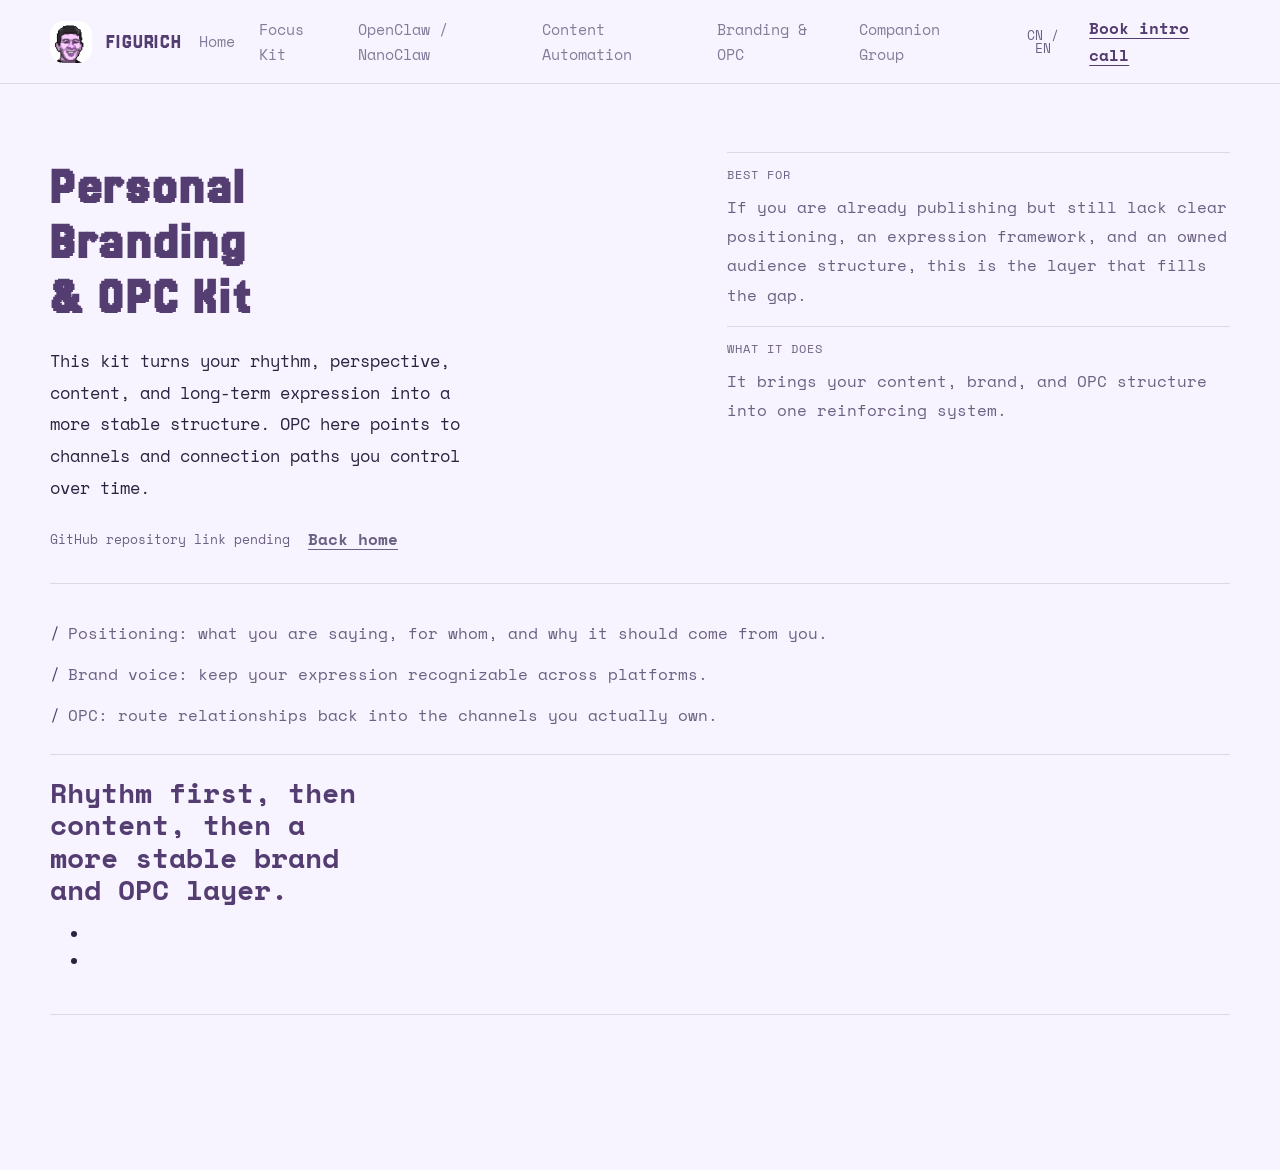
<file: public/personal-branding/index.html>
<!DOCTYPE html>
<html lang="zh-CN">
<head>
  <meta charset="UTF-8">
  <meta name="viewport" content="width=device-width, initial-scale=1.0">
  <title>个人品牌与 OPC 工具包 | 数字狂徒 Figurich</title>
  <meta name="description" content="个人品牌与 OPC 工具包帮助你把节奏、观点、内容与自有阵地整理成更稳定的长期表达系统。">
  <link rel="canonical" href="https://figurich.com/personal-branding/">
  <meta property="og:title" content="Personal Branding &amp; OPC Kit | Figurich">
  <meta property="og:description" content="Turns your rhythm, perspective, content, and long-term expression into a stable structure with owned channels and connection paths.">
  <meta property="og:type" content="website">
  <meta property="og:url" content="https://figurich.com/personal-branding/">
  <meta property="og:image" content="https://figurich.com/logo.png">
  <meta property="og:locale" content="zh_CN">
  <meta name="twitter:card" content="summary_large_image">
  <meta name="twitter:title" content="Personal Branding &amp; OPC Kit | Figurich">
  <meta name="twitter:description" content="Turns your rhythm, perspective, content, and long-term expression into a stable structure with owned channels and connection paths.">
  <meta name="twitter:image" content="https://figurich.com/logo.png">
  <link rel="icon" type="image/png" href="../logo.png">
  <link rel="apple-touch-icon" href="../logo.png">
  <link rel="stylesheet" href="../assets/site.css">
  <script type="application/ld+json">
  {
    "@context": "https://schema.org",
    "@type": "Product",
    "name": "Personal Branding & OPC Kit",
    "description": "Turns your rhythm, perspective, content, and long-term expression into a stable structure with owned channels and connection paths.",
    "brand": { "@type": "Organization", "name": "Figurich" },
    "url": "https://figurich.com/personal-branding/"
  }
  </script>
  <script type="application/ld+json">
  {
    "@context": "https://schema.org",
    "@type": "BreadcrumbList",
    "itemListElement": [
      { "@type": "ListItem", "position": 1, "name": "Home", "item": "https://figurich.com/" },
      { "@type": "ListItem", "position": 2, "name": "Personal Branding & OPC Kit", "item": "https://figurich.com/personal-branding/" }
    ]
  }
  </script>
</head>
<body class="mode-zh site-shell">
  <header class="site-header">
    <div class="container">
      <div class="header-row">
        <a class="brand" href="../" aria-label="Figurich home">
          <img src="../logo.png" alt="Figurich logo">
          <div class="brand-copy">
            <div class="brand-wordmark">
              <span class="lang-inline" data-lang="zh">数字狂徒</span>
              <span class="lang-inline" data-lang="en">FIGURICH</span>
            </div>
          </div>
        </a>
        <nav class="desktop-nav" aria-label="Primary">
          <a class="nav-link" href="../" data-route="/">
            <span class="lang-inline" data-lang="zh">首页</span>
            <span class="lang-inline" data-lang="en">Home</span>
          </a>
          <a class="nav-link" href="../focus-kit/" data-route="/focus-kit/">Focus Kit</a>
          <a class="nav-link" href="../openclaw-health/" data-route="/openclaw-health/">OpenClaw / NanoClaw</a>
          <a class="nav-link" href="../content-creation-kit/" data-route="/content-creation-kit/">
            <span class="lang-inline" data-lang="zh">内容自动化</span>
            <span class="lang-inline" data-lang="en">Content Automation</span>
          </a>
          <a class="nav-link" href="../personal-branding/" data-route="/personal-branding/">
            <span class="lang-inline" data-lang="zh">品牌与 OPC</span>
            <span class="lang-inline" data-lang="en">Branding & OPC</span>
          </a>
          <a class="nav-link" href="../vip-companion/" data-route="/vip-companion/">
            <span class="lang-inline" data-lang="zh">陪伴社群</span>
            <span class="lang-inline" data-lang="en">Companion Group</span>
          </a>
        </nav>
        <div class="header-actions">
          <button class="language-toggle" type="button" data-language-toggle aria-label="Toggle language">
            <span class="lang-inline" data-lang="zh">中文 / EN</span>
            <span class="lang-inline" data-lang="en">CN / EN</span>
          </button>
          <a class="button" href="../openclaw-health/#booking">
            <span class="lang-inline" data-lang="zh">预约沟通</span>
            <span class="lang-inline" data-lang="en">Book intro call</span>
          </a>
          <button class="menu-toggle" type="button" data-menu-toggle aria-expanded="false" aria-label="Open navigation">☰</button>
        </div>
      </div>
      <div class="mobile-menu" data-mobile-menu>
        <div class="mobile-menu-panel stack">
          <a class="nav-link" href="../" data-route="/" data-nav-close>
            <span class="lang-inline" data-lang="zh">首页</span>
            <span class="lang-inline" data-lang="en">Home</span>
          </a>
          <a class="nav-link" href="../focus-kit/" data-route="/focus-kit/" data-nav-close>Focus Kit</a>
          <a class="nav-link" href="../openclaw-health/" data-route="/openclaw-health/" data-nav-close>OpenClaw / NanoClaw</a>
          <a class="nav-link" href="../content-creation-kit/" data-route="/content-creation-kit/" data-nav-close>
            <span class="lang-inline" data-lang="zh">内容自动化工具包</span>
            <span class="lang-inline" data-lang="en">Content Automation Kit</span>
          </a>
          <a class="nav-link" href="../personal-branding/" data-route="/personal-branding/" data-nav-close>
            <span class="lang-inline" data-lang="zh">个人品牌与 OPC</span>
            <span class="lang-inline" data-lang="en">Personal Branding & OPC</span>
          </a>
          <a class="nav-link" href="../vip-companion/" data-route="/vip-companion/" data-nav-close>
            <span class="lang-inline" data-lang="zh">陪伴社群</span>
            <span class="lang-inline" data-lang="en">Companion Group</span>
          </a>
          <a class="button" href="../openclaw-health/#booking" data-nav-close>
            <span class="lang-inline" data-lang="zh">预约沟通</span>
            <span class="lang-inline" data-lang="en">Book intro call</span>
          </a>
        </div>
      </div>
    </div>
  </header>

  <main>
    <section class="page-hero">
      <div class="container page-hero-layout">
        <div>
          <h1 class="page-title display">
            <span class="lang-block" data-lang="zh">个人品牌与 OPC 工具包</span>
            <span class="lang-block" data-lang="en">Personal Branding & OPC Kit</span>
          </h1>
          <p class="page-summary lang-block" data-lang="zh">
            这个工具包负责把你的节奏、视角、内容和长期表达整理成更稳定的结构。这里的 OPC 指向你的自有阵地和长期连接方式，不让所有关系都依赖平台分发。
          </p>
          <p class="page-summary lang-block" data-lang="en">
            This kit turns your rhythm, perspective, content, and long-term expression into a more stable structure. OPC here points to channels and connection paths you control over time.
          </p>
          <div class="inline-actions">
            <span class="pending-note">
              <span class="lang-inline" data-lang="zh">GitHub 仓库链接待补充</span>
              <span class="lang-inline" data-lang="en">GitHub repository link pending</span>
            </span>
            <a class="button-ghost" href="../">
              <span class="lang-inline" data-lang="zh">返回首页</span>
              <span class="lang-inline" data-lang="en">Back home</span>
            </a>
          </div>
        </div>

        <aside class="page-meta">
          <div class="meta-block">
            <div class="meta-label">
              <span class="lang-inline" data-lang="zh">适合谁</span>
              <span class="lang-inline" data-lang="en">Best for</span>
            </div>
            <p class="meta-copy lang-block" data-lang="zh">如果你已经在输出，但还没有形成清晰定位、表达框架和自己的用户沉淀方式，这一层就是补这个。</p>
            <p class="meta-copy lang-block" data-lang="en">If you are already publishing but still lack clear positioning, an expression framework, and an owned audience structure, this is the layer that fills the gap.</p>
          </div>
          <div class="meta-block">
            <div class="meta-label">
              <span class="lang-inline" data-lang="zh">它做什么</span>
              <span class="lang-inline" data-lang="en">What it does</span>
            </div>
            <p class="meta-copy lang-block" data-lang="zh">让你的内容、品牌和 OPC 结构互相支撑，而不是各自分散存在。</p>
            <p class="meta-copy lang-block" data-lang="en">It brings your content, brand, and OPC structure into one reinforcing system.</p>
          </div>
        </aside>
      </div>
    </section>

    <section class="page-stream">
      <div class="container">
        <article class="text-section">
          <div class="text-section-grid">
            <div>
              <h2 class="text-section-title">
                <span class=”lang-block” data-lang=”zh”>建立长期可持续的表达结构。</span>
                <span class=”lang-block” data-lang=”en”>Build a durable structure for expression.</span>
              </h2>
              <ul class="bullet-stream">
                <li>
                  <span class="lang-inline" data-lang="zh">定位：你在说什么，替谁说，为什么是你。</span>
                  <span class="lang-inline" data-lang="en">Positioning: what you are saying, for whom, and why it should come from you.</span>
                </li>
                <li>
                  <span class="lang-inline" data-lang="zh">品牌语气：让不同平台上的表达仍然能被识别。</span>
                  <span class="lang-inline" data-lang="en">Brand voice: keep your expression recognizable across platforms.</span>
                </li>
                <li>
                  <span class="lang-inline" data-lang="zh">OPC：把关系导回你自己的长期连接方式，而不是完全外包给平台。</span>
                  <span class="lang-inline" data-lang="en">OPC: route relationships back into the channels you actually own.</span>
                </li>
              </ul>
            </div>
          </div>
        </article>

        <article class="text-section">
          <div class="text-section-grid">
            <div>
              <h2 class="text-section-title">
                <span class="lang-block" data-lang="zh">先有节奏，再有内容，最后才有更稳定的品牌与 OPC。</span>
                <span class="lang-block" data-lang="en">Rhythm first, then content, then a more stable brand and OPC layer.</span>
              </h2>
              <ul class=”bullet-stream”>
                <li>
                  <span class=”lang-inline” data-lang=”zh”>前面的 Focus Kit 和内容自动化工具包解决的是”你怎么活得更稳、产得更稳”。</span>
                  <span class=”lang-inline” data-lang=”en”>The earlier products stabilize your rhythm and output.</span>
                </li>
                <li>
                  <span class=”lang-inline” data-lang=”zh”>这个工具包解决的是”这些积累怎么慢慢变成你自己的长期资产”。</span>
                  <span class=”lang-inline” data-lang=”en”>This one turns that stability into a more durable personal asset.</span>
                </li>
              </ul>
            </div>
          </div>
        </article>
      </div>
    </section>
  </main>

  <footer class="site-footer">
    <div class="container">
      <div class="footer-row">
        <div>
          <div class="brand-wordmark">
            <span class="lang-inline" data-lang="zh">数字狂徒</span>
            <span class="lang-inline" data-lang="en">FIGURICH</span>
          </div>
          <p class="freshness-date">
            <span class="lang-inline" data-lang="zh">最后更新：2026-03-23</span>
            <span class="lang-inline" data-lang="en">Last updated: 2026-03-23</span>
          </p>
        </div>
        <div class="footer-links">
          <a href="../">Home</a>
          <a href="../focus-kit/">Focus Kit</a>
          <a href="../openclaw-health/">OpenClaw / NanoClaw</a>
          <a href="../content-creation-kit/">
            <span class="lang-inline" data-lang="zh">内容自动化</span>
            <span class="lang-inline" data-lang="en">Content Automation</span>
          </a>
          <a href="../vip-companion/">
            <span class="lang-inline" data-lang="zh">陪伴社群</span>
            <span class="lang-inline" data-lang="en">Companion Group</span>
          </a>
        </div>
      </div>
    </div>
  </footer>

  <script src="../assets/site.js"></script>
</body>
</html>
</file>
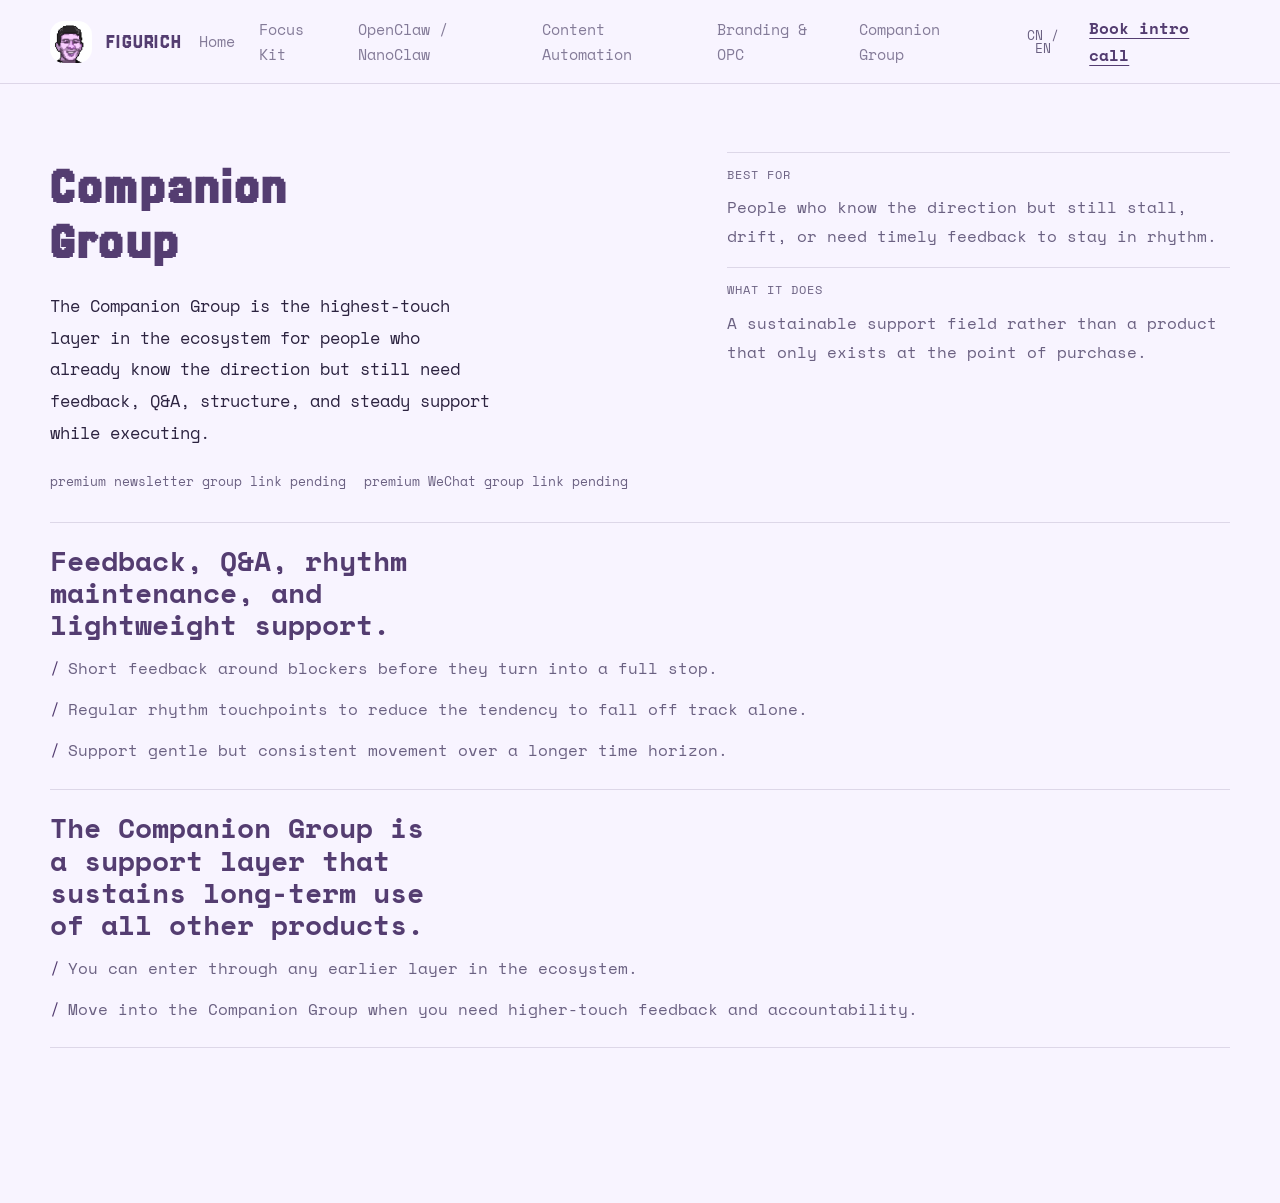
<file: public/vip-companion/index.html>
<!DOCTYPE html>
<html lang="zh-CN">
<head>
  <meta charset="UTF-8">
  <meta name="viewport" content="width=device-width, initial-scale=1.0">
  <title>陪伴社群 | 数字狂徒 Figurich</title>
  <meta name="description" content="陪伴社群是数字狂徒产品路径里的高触达支持层，通过 premium newsletter group 与 premium WeChat group 提供反馈、答疑与节奏陪跑。">
  <link rel="canonical" href="https://figurich.com/vip-companion/">
  <meta property="og:title" content="Companion Group | Figurich">
  <meta property="og:description" content="The highest-touch support layer for people who know the direction but need feedback, Q&amp;A, structure, and steady companionship while executing.">
  <meta property="og:type" content="website">
  <meta property="og:url" content="https://figurich.com/vip-companion/">
  <meta property="og:image" content="https://figurich.com/logo.png">
  <meta property="og:locale" content="zh_CN">
  <meta name="twitter:card" content="summary_large_image">
  <meta name="twitter:title" content="Companion Group | Figurich">
  <meta name="twitter:description" content="The highest-touch support layer for people who know the direction but need feedback, Q&amp;A, structure, and steady companionship while executing.">
  <meta name="twitter:image" content="https://figurich.com/logo.png">
  <link rel="icon" type="image/png" href="../logo.png">
  <link rel="apple-touch-icon" href="../logo.png">
  <link rel="stylesheet" href="../assets/site.css">
  <script type="application/ld+json">
  {
    "@context": "https://schema.org",
    "@type": "Product",
    "name": "Companion Group",
    "description": "The highest-touch support layer for people who know the direction but need feedback, Q&A, structure, and steady companionship while executing.",
    "brand": { "@type": "Organization", "name": "Figurich" },
    "url": "https://figurich.com/vip-companion/"
  }
  </script>
  <script type="application/ld+json">
  {
    "@context": "https://schema.org",
    "@type": "BreadcrumbList",
    "itemListElement": [
      { "@type": "ListItem", "position": 1, "name": "Home", "item": "https://figurich.com/" },
      { "@type": "ListItem", "position": 2, "name": "Companion Group", "item": "https://figurich.com/vip-companion/" }
    ]
  }
  </script>
</head>
<body class="mode-zh site-shell">
  <header class="site-header">
    <div class="container">
      <div class="header-row">
        <a class="brand" href="../" aria-label="Figurich home">
          <img src="../logo.png" alt="Figurich logo">
          <div class="brand-copy">
            <div class="brand-wordmark">
              <span class="lang-inline" data-lang="zh">数字狂徒</span>
              <span class="lang-inline" data-lang="en">FIGURICH</span>
            </div>
          </div>
        </a>
        <nav class="desktop-nav" aria-label="Primary">
          <a class="nav-link" href="../" data-route="/">
            <span class="lang-inline" data-lang="zh">首页</span>
            <span class="lang-inline" data-lang="en">Home</span>
          </a>
          <a class="nav-link" href="../focus-kit/" data-route="/focus-kit/">Focus Kit</a>
          <a class="nav-link" href="../openclaw-health/" data-route="/openclaw-health/">OpenClaw / NanoClaw</a>
          <a class="nav-link" href="../content-creation-kit/" data-route="/content-creation-kit/">
            <span class="lang-inline" data-lang="zh">内容自动化</span>
            <span class="lang-inline" data-lang="en">Content Automation</span>
          </a>
          <a class="nav-link" href="../personal-branding/" data-route="/personal-branding/">
            <span class="lang-inline" data-lang="zh">品牌与 OPC</span>
            <span class="lang-inline" data-lang="en">Branding & OPC</span>
          </a>
          <a class="nav-link" href="../vip-companion/" data-route="/vip-companion/">
            <span class="lang-inline" data-lang="zh">陪伴社群</span>
            <span class="lang-inline" data-lang="en">Companion Group</span>
          </a>
        </nav>
        <div class="header-actions">
          <button class="language-toggle" type="button" data-language-toggle aria-label="Toggle language">
            <span class="lang-inline" data-lang="zh">中文 / EN</span>
            <span class="lang-inline" data-lang="en">CN / EN</span>
          </button>
          <a class="button" href="../openclaw-health/#booking">
            <span class="lang-inline" data-lang="zh">预约沟通</span>
            <span class="lang-inline" data-lang="en">Book intro call</span>
          </a>
          <button class="menu-toggle" type="button" data-menu-toggle aria-expanded="false" aria-label="Open navigation">☰</button>
        </div>
      </div>
      <div class="mobile-menu" data-mobile-menu>
        <div class="mobile-menu-panel stack">
          <a class="nav-link" href="../" data-route="/" data-nav-close>
            <span class="lang-inline" data-lang="zh">首页</span>
            <span class="lang-inline" data-lang="en">Home</span>
          </a>
          <a class="nav-link" href="../focus-kit/" data-route="/focus-kit/" data-nav-close>Focus Kit</a>
          <a class="nav-link" href="../openclaw-health/" data-route="/openclaw-health/" data-nav-close>OpenClaw / NanoClaw</a>
          <a class="nav-link" href="../content-creation-kit/" data-route="/content-creation-kit/" data-nav-close>
            <span class="lang-inline" data-lang="zh">内容自动化工具包</span>
            <span class="lang-inline" data-lang="en">Content Automation Kit</span>
          </a>
          <a class="nav-link" href="../personal-branding/" data-route="/personal-branding/" data-nav-close>
            <span class="lang-inline" data-lang="zh">个人品牌与 OPC</span>
            <span class="lang-inline" data-lang="en">Personal Branding & OPC</span>
          </a>
          <a class="nav-link" href="../vip-companion/" data-route="/vip-companion/" data-nav-close>
            <span class="lang-inline" data-lang="zh">陪伴社群</span>
            <span class="lang-inline" data-lang="en">Companion Group</span>
          </a>
          <a class="button" href="../openclaw-health/#booking" data-nav-close>
            <span class="lang-inline" data-lang="zh">预约沟通</span>
            <span class="lang-inline" data-lang="en">Book intro call</span>
          </a>
        </div>
      </div>
    </div>
  </header>

  <main>
    <section class="page-hero">
      <div class="container page-hero-layout">
        <div>
          <h1 class="page-title display">
            <span class="lang-block" data-lang="zh">陪伴社群</span>
            <span class="lang-block" data-lang="en">Companion Group</span>
          </h1>
          <p class="page-summary lang-block" data-lang="zh">
            陪伴社群是整个产品路径里触达最高的一层，适合那些已经知道自己要做什么，但在执行中还是需要反馈、答疑、外部节奏和稳定陪跑的人。
          </p>
          <p class="page-summary lang-block" data-lang="en">
            The Companion Group is the highest-touch layer in the ecosystem for people who already know the direction but still need feedback, Q&A, structure, and steady support while executing.
          </p>
          <div class="inline-actions">
            <span class="pending-note">
              <span class="lang-inline" data-lang="zh">premium newsletter group 链接待补充</span>
              <span class="lang-inline" data-lang="en">premium newsletter group link pending</span>
            </span>
            <span class="pending-note">
              <span class="lang-inline" data-lang="zh">premium WeChat group 链接待补充</span>
              <span class="lang-inline" data-lang="en">premium WeChat group link pending</span>
            </span>
          </div>
        </div>

        <aside class="page-meta">
          <div class="meta-block">
            <div class="meta-label">
              <span class="lang-inline" data-lang="zh">适合谁</span>
              <span class="lang-inline" data-lang="en">Best for</span>
            </div>
            <p class="meta-copy lang-block" data-lang="zh">知道方向，但还是容易拖延、掉线、卡住，或者需要及时反馈来保持节奏的人。</p>
            <p class="meta-copy lang-block" data-lang="en">People who know the direction but still stall, drift, or need timely feedback to stay in rhythm.</p>
          </div>
          <div class="meta-block">
            <div class="meta-label">
              <span class="lang-inline" data-lang="zh">它做什么</span>
              <span class="lang-inline" data-lang="en">What it does</span>
            </div>
            <p class="meta-copy lang-block" data-lang="zh">更像一个可持续的支持场，而不是只在购买瞬间存在的产品。</p>
            <p class="meta-copy lang-block" data-lang="en">A sustainable support field rather than a product that only exists at the point of purchase.</p>
          </div>
        </aside>
      </div>
    </section>

    <section class="page-stream">
      <div class="container">
        <article class="text-section">
          <div class="text-section-grid">
            <div>
              <h2 class="text-section-title">
                <span class="lang-block" data-lang="zh">反馈、答疑、节奏维护和轻量陪跑。</span>
                <span class="lang-block" data-lang="en">Feedback, Q&A, rhythm maintenance, and lightweight support.</span>
              </h2>
              <ul class="bullet-stream">
                <li>
                  <span class="lang-inline" data-lang="zh">针对卡点做短反馈，不让问题累积成停摆。</span>
                  <span class="lang-inline" data-lang="en">Short feedback around blockers before they turn into a full stop.</span>
                </li>
                <li>
                  <span class="lang-inline" data-lang="zh">通过更稳定的节奏触点，减少自己一个人容易掉线的问题。</span>
                  <span class="lang-inline" data-lang="en">Regular rhythm touchpoints to reduce the tendency to fall off track alone.</span>
                </li>
                <li>
                  <span class="lang-inline" data-lang="zh">让你在更长时间跨度里保持温和但持续的推进。</span>
                  <span class="lang-inline" data-lang="en">Support gentle but consistent movement over a longer time horizon.</span>
                </li>
              </ul>
            </div>
          </div>
        </article>

        <article class="text-section">
          <div class="text-section-grid">
            <div>
              <h2 class="text-section-title">
                <span class="lang-block" data-lang="zh">陪伴社群为其他产品提供持续使用的支持层。</span>
                <span class="lang-block" data-lang="en">The Companion Group is a support layer that sustains long-term use of all other products.</span>
              </h2>
              <ul class="bullet-stream">
                <li>
                  <span class="lang-inline" data-lang="zh">你可以从 Focus Kit、OpenClaw / NanoClaw、内容自动化或个人品牌工具包的任意一层进入。</span>
                  <span class="lang-inline" data-lang="en">You can enter through any earlier layer in the ecosystem.</span>
                </li>
                <li>
                  <span class="lang-inline" data-lang="zh">当你需要更高触达的反馈和陪跑时，再进这个支持层。</span>
                  <span class="lang-inline" data-lang="en">Move into the Companion Group when you need higher-touch feedback and accountability.</span>
                </li>
              </ul>
            </div>
          </div>
        </article>
      </div>
    </section>
  </main>

  <footer class="site-footer">
    <div class="container">
      <div class="footer-row">
        <div>
          <div class="brand-wordmark">
            <span class="lang-inline" data-lang="zh">数字狂徒</span>
            <span class="lang-inline" data-lang="en">FIGURICH</span>
          </div>
          <p class="freshness-date">
            <span class="lang-inline" data-lang="zh">最后更新：2026-03-23</span>
            <span class="lang-inline" data-lang="en">Last updated: 2026-03-23</span>
          </p>
        </div>
        <div class="footer-links">
          <a href="../">Home</a>
          <a href="../focus-kit/">Focus Kit</a>
          <a href="../openclaw-health/">OpenClaw / NanoClaw</a>
          <a href="../content-creation-kit/">
            <span class="lang-inline" data-lang="zh">内容自动化</span>
            <span class="lang-inline" data-lang="en">Content Automation</span>
          </a>
          <a href="../personal-branding/">
            <span class="lang-inline" data-lang="zh">品牌与 OPC</span>
            <span class="lang-inline" data-lang="en">Branding & OPC</span>
          </a>
        </div>
      </div>
    </div>
  </footer>

  <script src="../assets/site.js"></script>
</body>
</html>
</file>
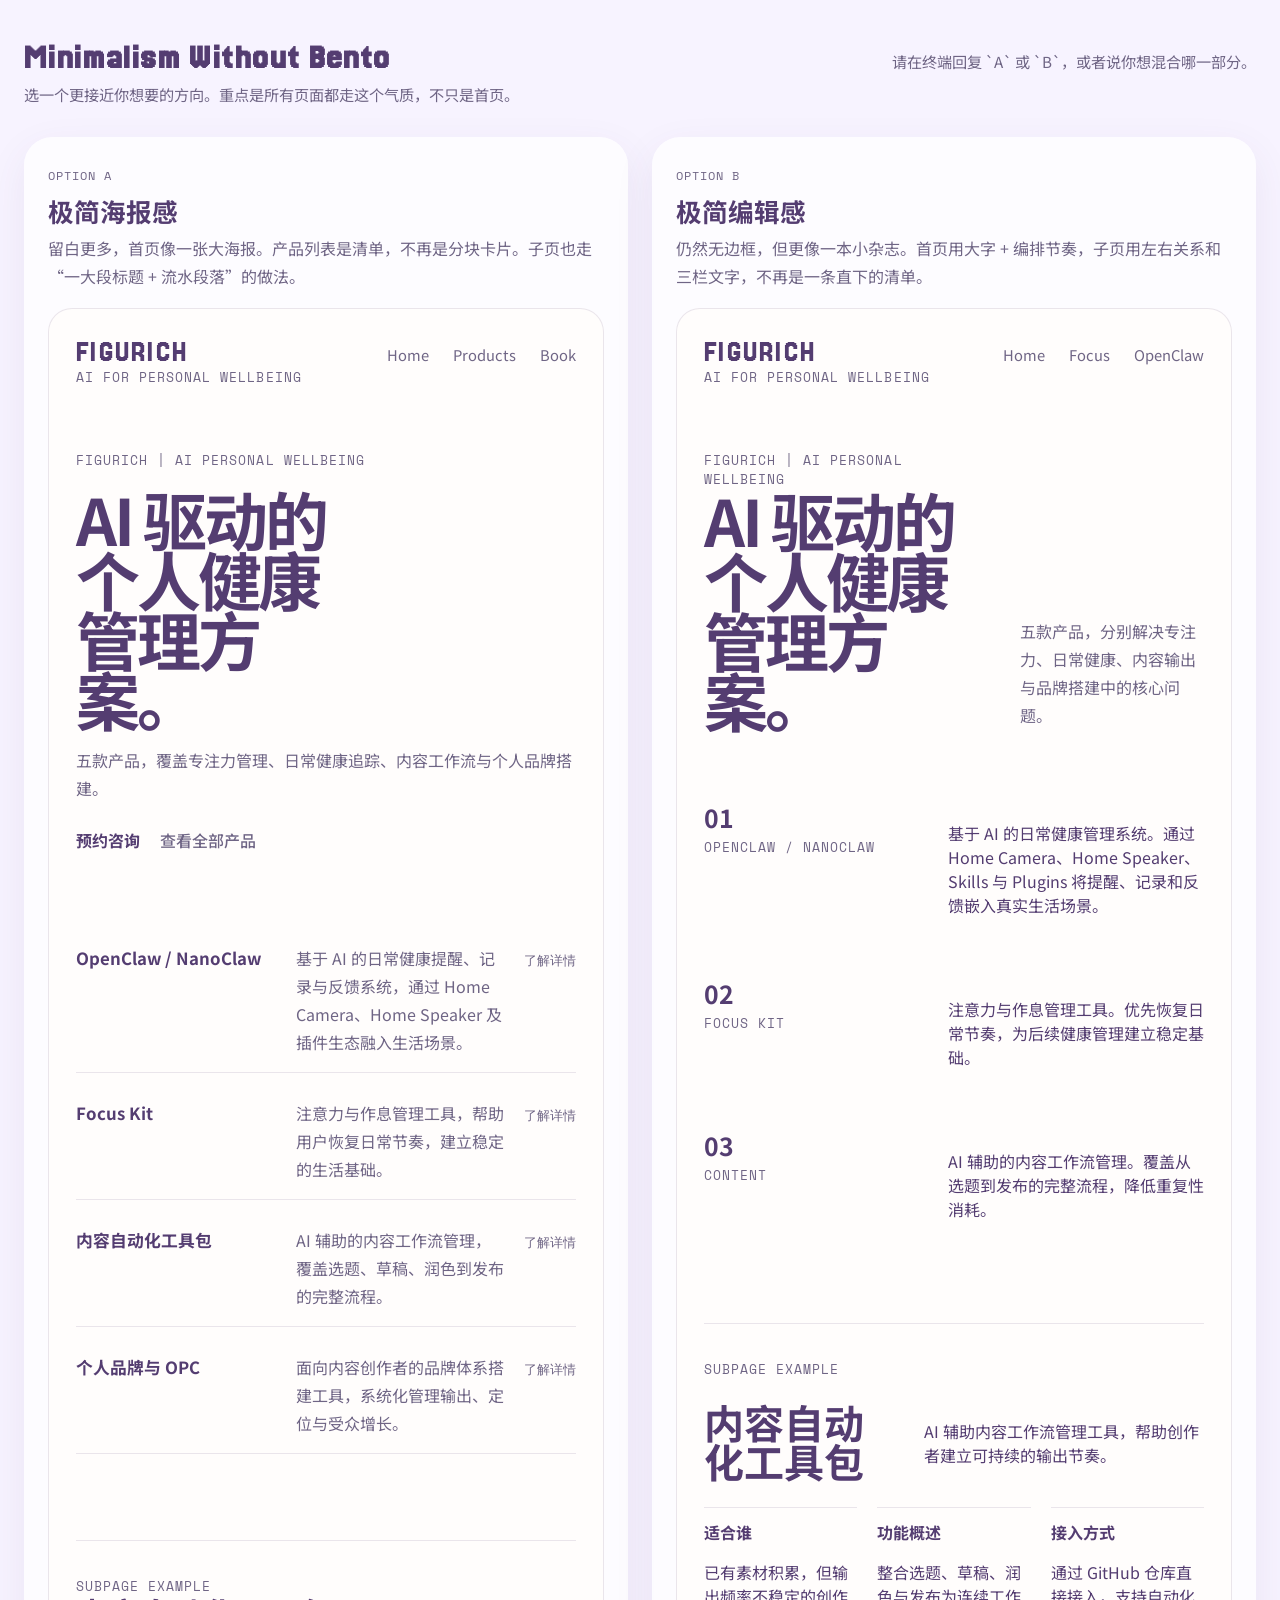
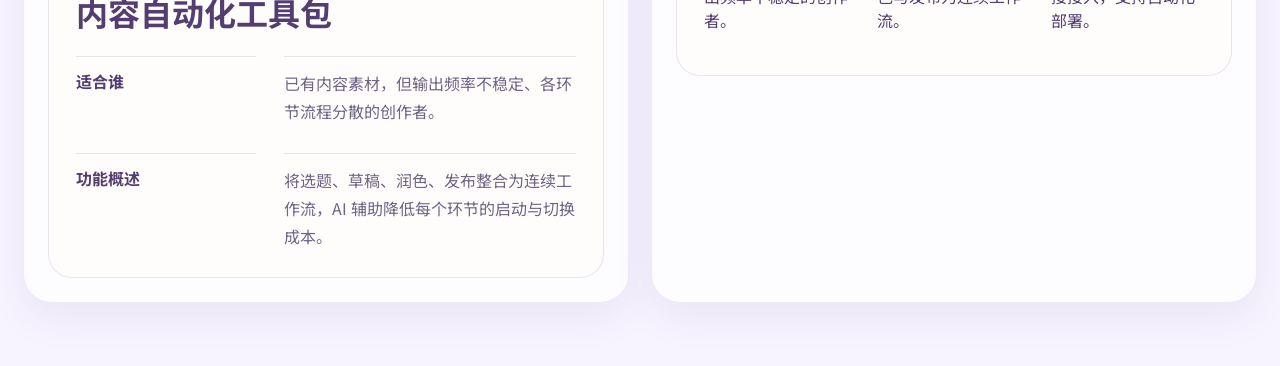
<file: .superpowers/brainstorm/minimal-directions.html>
<!DOCTYPE html>
<html lang="zh-CN">
<head>
  <meta charset="UTF-8">
  <meta name="viewport" content="width=device-width, initial-scale=1.0">
  <title>Minimal Directions</title>
  <link rel="preconnect" href="https://fonts.googleapis.com">
  <link rel="preconnect" href="https://fonts.gstatic.com" crossorigin>
  <link href="https://fonts.googleapis.com/css2?family=Jersey+20&family=Space+Mono:wght@400;700&family=Noto+Sans+SC:wght@400;500;700;900&display=swap" rel="stylesheet">
  <style>
    :root {
      --bg: #f7f3ff;
      --paper: #fffdfc;
      --ink: #543d71;
      --muted: #6f6585;
      --soft: #e6dcf7;
      --line: rgba(84, 61, 113, 0.12);
    }

    * {
      box-sizing: border-box;
    }

    body {
      margin: 0;
      background: var(--bg);
      color: var(--ink);
      font-family: "Noto Sans SC", sans-serif;
    }

    .page {
      width: min(1320px, calc(100vw - 48px));
      margin: 0 auto;
      padding: 40px 0 64px;
    }

    .header {
      display: flex;
      justify-content: space-between;
      align-items: baseline;
      gap: 24px;
      margin-bottom: 32px;
    }

    .header h1 {
      margin: 0;
      font-family: "Jersey 20", sans-serif;
      font-size: 2.2rem;
      line-height: 1;
      letter-spacing: 0.04em;
    }

    .header p {
      margin: 8px 0 0;
      color: var(--muted);
      font-size: 0.95rem;
    }

    .split {
      display: grid;
      grid-template-columns: repeat(2, minmax(0, 1fr));
      gap: 24px;
    }

    .option {
      background: rgba(255, 255, 255, 0.72);
      padding: 24px;
      border-radius: 28px;
      box-shadow: 0 14px 40px rgba(84, 61, 113, 0.08);
      backdrop-filter: blur(4px);
    }

    .tag {
      display: inline-block;
      margin-bottom: 12px;
      font-family: "Space Mono", monospace;
      font-size: 0.78rem;
      color: var(--muted);
      text-transform: uppercase;
      letter-spacing: 0.08em;
    }

    .option h2 {
      margin: 0 0 10px;
      font-size: 1.6rem;
      line-height: 1.1;
    }

    .option > p {
      margin: 0 0 18px;
      color: var(--muted);
      line-height: 1.7;
    }

    .mockup {
      background: var(--paper);
      border-radius: 24px;
      padding: 28px;
      min-height: 780px;
      box-shadow: inset 0 0 0 1px var(--line);
    }

    .nav {
      display: flex;
      justify-content: space-between;
      align-items: baseline;
      gap: 20px;
      margin-bottom: 64px;
    }

    .brand {
      font-family: "Jersey 20", sans-serif;
      font-size: 2rem;
      line-height: 1;
      letter-spacing: 0.04em;
    }

    .nav-links {
      display: flex;
      gap: 24px;
      font-size: 0.92rem;
      color: var(--muted);
    }

    .hero-a {
      min-height: 340px;
      display: flex;
      flex-direction: column;
      justify-content: center;
      gap: 18px;
      margin-bottom: 92px;
    }

    .hero-kicker,
    .small {
      font-family: "Space Mono", monospace;
      font-size: 0.8rem;
      color: var(--muted);
      text-transform: uppercase;
      letter-spacing: 0.08em;
    }

    .hero-a h3,
    .hero-b h3 {
      margin: 0;
      font-size: clamp(2.8rem, 5vw, 5rem);
      line-height: 0.94;
      letter-spacing: -0.05em;
      max-width: 6.8ch;
    }

    .hero-a p,
    .hero-b p,
    .flow p,
    .product-line p {
      margin: 0;
      color: var(--muted);
      line-height: 1.75;
    }

    .cta-line {
      display: flex;
      gap: 20px;
      font-weight: 700;
      margin-top: 8px;
    }

    .cta-line span:last-child {
      color: var(--muted);
      font-weight: 500;
    }

    .list-a {
      display: grid;
      gap: 26px;
    }

    .product-line {
      display: grid;
      grid-template-columns: 200px 1fr auto;
      gap: 20px;
      align-items: baseline;
      padding-bottom: 16px;
      border-bottom: 1px solid var(--line);
    }

    .product-line strong {
      font-size: 1.05rem;
    }

    .product-line em {
      font-style: normal;
      font-family: "Space Mono", monospace;
      font-size: 0.8rem;
      color: var(--muted);
    }

    .subpage-a {
      margin-top: 86px;
      padding-top: 36px;
      border-top: 1px solid var(--line);
    }

    .subpage-a h4,
    .hero-b h4 {
      margin: 0 0 12px;
      font-size: 2rem;
      line-height: 1;
    }

    .flow {
      display: grid;
      grid-template-columns: 180px 1fr;
      gap: 28px;
      margin-top: 28px;
    }

    .flow-block {
      padding-top: 12px;
      border-top: 1px solid var(--line);
    }

    .hero-b {
      display: grid;
      grid-template-columns: 1.2fr 0.8fr;
      gap: 40px;
      margin-bottom: 76px;
      align-items: end;
    }

    .hero-b .note {
      max-width: 22ch;
      font-size: 1rem;
    }

    .list-b {
      display: grid;
      gap: 48px;
      margin-bottom: 86px;
    }

    .list-b article {
      display: grid;
      grid-template-columns: 220px 1fr;
      gap: 24px;
    }

    .list-b strong {
      display: block;
      font-size: 1.55rem;
      line-height: 1;
      margin-bottom: 8px;
    }

    .subpage-b {
      display: grid;
      gap: 24px;
      padding-top: 36px;
      border-top: 1px solid var(--line);
    }

    .subpage-b-head {
      display: grid;
      grid-template-columns: 1fr 280px;
      gap: 28px;
      align-items: start;
    }

    .subpage-b-head h4 {
      margin: 0;
      font-size: 2.5rem;
      line-height: 0.96;
      max-width: 8ch;
    }

    .subpage-b-grid {
      display: grid;
      grid-template-columns: repeat(3, minmax(0, 1fr));
      gap: 20px;
    }

    .subpage-b-grid div {
      padding-top: 12px;
      border-top: 1px solid var(--line);
    }

    @media (max-width: 1100px) {
      .split {
        grid-template-columns: 1fr;
      }
    }
  </style>
</head>
<body>
  <div class="page">
    <div class="header">
      <div>
        <h1>Minimalism Without Bento</h1>
        <p>选一个更接近你想要的方向。重点是所有页面都走这个气质，不只是首页。</p>
      </div>
      <p>请在终端回复 `A` 或 `B`，或者说你想混合哪一部分。</p>
    </div>

    <div class="split">
      <section class="option">
        <div class="tag">Option A</div>
        <h2>极简海报感</h2>
        <p>留白更多，首页像一张大海报。产品列表是清单，不再是分块卡片。子页也走“一大段标题 + 流水段落”的做法。</p>
        <div class="mockup">
          <div class="nav">
            <div>
              <div class="brand">FIGURICH</div>
              <div class="small">AI for personal wellbeing</div>
            </div>
            <div class="nav-links">
              <span>Home</span>
              <span>Products</span>
              <span>Book</span>
            </div>
          </div>

          <div class="hero-a">
            <div class="hero-kicker">FIGURICH | AI Personal Wellbeing</div>
            <h3>AI 驱动的个人健康管理方案。</h3>
            <p>五款产品，覆盖专注力管理、日常健康追踪、内容工作流与个人品牌搭建。</p>
            <div class="cta-line">
              <span>预约咨询</span>
              <span>查看全部产品</span>
            </div>
          </div>

          <div class="list-a">
            <div class="product-line">
              <strong>OpenClaw / NanoClaw</strong>
              <p>基于 AI 的日常健康提醒、记录与反馈系统，通过 Home Camera、Home Speaker 及插件生态融入生活场景。</p>
              <em>了解详情</em>
            </div>
            <div class="product-line">
              <strong>Focus Kit</strong>
              <p>注意力与作息管理工具，帮助用户恢复日常节奏，建立稳定的生活基础。</p>
              <em>了解详情</em>
            </div>
            <div class="product-line">
              <strong>内容自动化工具包</strong>
              <p>AI 辅助的内容工作流管理，覆盖选题、草稿、润色到发布的完整流程。</p>
              <em>了解详情</em>
            </div>
            <div class="product-line">
              <strong>个人品牌与 OPC</strong>
              <p>面向内容创作者的品牌体系搭建工具，系统化管理输出、定位与受众增长。</p>
              <em>了解详情</em>
            </div>
          </div>

          <div class="subpage-a">
            <div class="small">Subpage example</div>
            <h4>内容自动化工具包</h4>
            <div class="flow">
              <div class="flow-block"><strong>适合谁</strong></div>
              <div class="flow-block"><p>已有内容素材，但输出频率不稳定、各环节流程分散的创作者。</p></div>
              <div class="flow-block"><strong>功能概述</strong></div>
              <div class="flow-block"><p>将选题、草稿、润色、发布整合为连续工作流，AI 辅助降低每个环节的启动与切换成本。</p></div>
            </div>
          </div>
        </div>
      </section>

      <section class="option">
        <div class="tag">Option B</div>
        <h2>极简编辑感</h2>
        <p>仍然无边框，但更像一本小杂志。首页用大字 + 编排节奏，子页用左右关系和三栏文字，不再是一条直下的清单。</p>
        <div class="mockup">
          <div class="nav">
            <div>
              <div class="brand">FIGURICH</div>
              <div class="small">AI for personal wellbeing</div>
            </div>
            <div class="nav-links">
              <span>Home</span>
              <span>Focus</span>
              <span>OpenClaw</span>
            </div>
          </div>

          <div class="hero-b">
            <div>
              <div class="hero-kicker">FIGURICH | AI Personal Wellbeing</div>
              <h3>AI 驱动的个人健康管理方案。</h3>
            </div>
            <p class="note">五款产品，分别解决专注力、日常健康、内容输出与品牌搭建中的核心问题。</p>
          </div>

          <div class="list-b">
            <article>
              <div>
                <strong>01</strong>
                <div class="small">OpenClaw / NanoClaw</div>
              </div>
              <p>基于 AI 的日常健康管理系统。通过 Home Camera、Home Speaker、Skills 与 Plugins 将提醒、记录和反馈嵌入真实生活场景。</p>
            </article>
            <article>
              <div>
                <strong>02</strong>
                <div class="small">Focus Kit</div>
              </div>
              <p>注意力与作息管理工具。优先恢复日常节奏，为后续健康管理建立稳定基础。</p>
            </article>
            <article>
              <div>
                <strong>03</strong>
                <div class="small">Content</div>
              </div>
              <p>AI 辅助的内容工作流管理。覆盖从选题到发布的完整流程，降低重复性消耗。</p>
            </article>
          </div>

          <div class="subpage-b">
            <div class="small">Subpage example</div>
            <div class="subpage-b-head">
              <h4>内容自动化工具包</h4>
              <p>AI 辅助内容工作流管理工具，帮助创作者建立可持续的输出节奏。</p>
            </div>
            <div class="subpage-b-grid">
              <div>
                <strong>适合谁</strong>
                <p>已有素材积累，但输出频率不稳定的创作者。</p>
              </div>
              <div>
                <strong>功能概述</strong>
                <p>整合选题、草稿、润色与发布为连续工作流。</p>
              </div>
              <div>
                <strong>接入方式</strong>
                <p>通过 GitHub 仓库直接接入，支持自动化部署。</p>
              </div>
            </div>
          </div>
        </div>
      </section>
    </div>
  </div>
</body>
</html>
</file>
<file: public/assets/site.css>
@import url('https://fonts.googleapis.com/css2?family=Jersey+20&family=Space+Mono:wght@400;700&family=Noto+Sans+SC:wght@400;500;700;900&display=swap');

:root {
  --bg: #f8f4ff;
  --surface: #fffdfc;
  --text: #2c2340;
  --muted: #6b6182;
  --accent: #543D71;
  --accent-soft: rgba(84, 61, 113, 0.14);
  --line: rgba(84, 61, 113, 0.16);
  --line-strong: rgba(84, 61, 113, 0.28);
  --max-width: 1180px;
}

*,
*::before,
*::after {
  box-sizing: border-box;
}

html {
  scroll-behavior: smooth;
}

body {
  margin: 0;
  min-width: 360px;
  min-height: 100dvh;
  background: var(--bg);
  color: var(--text);
  line-height: 1.7;
}

body.mode-zh {
  font-family: 'Noto Sans SC', sans-serif;
}

body.mode-en {
  font-family: 'Space Mono', monospace;
}

body.mode-zh .display,
body.mode-zh .brand-wordmark {
  font-family: 'Noto Sans SC', sans-serif;
  font-weight: 900;
}

body.mode-en .display,
body.mode-en .brand-wordmark {
  font-family: 'Jersey 20', sans-serif;
  letter-spacing: 0.04em;
}

a {
  color: inherit;
  text-decoration: none;
}

img {
  display: block;
  max-width: 100%;
}

button,
a,
input {
  font: inherit;
}

button {
  cursor: pointer;
}

:focus-visible {
  outline: 2px solid rgba(84, 61, 113, 0.6);
  outline-offset: 3px;
}

[data-lang] {
  display: none;
}

body.mode-zh .lang-block[data-lang='zh'],
body.mode-en .lang-block[data-lang='en'] {
  display: block;
}

body.mode-zh .lang-inline[data-lang='zh'],
body.mode-en .lang-inline[data-lang='en'] {
  display: inline;
}

body.mode-zh .lang-flex[data-lang='zh'],
body.mode-en .lang-flex[data-lang='en'] {
  display: flex;
}

.site-shell {
  min-height: 100dvh;
}

.container {
  width: min(calc(100% - 40px), var(--max-width));
  margin: 0 auto;
}

.site-header {
  position: sticky;
  top: 0;
  z-index: 20;
  background: rgba(248, 244, 255, 0.94);
  backdrop-filter: blur(12px);
  box-shadow: inset 0 -1px 0 var(--line);
}

.header-row {
  display: flex;
  align-items: center;
  justify-content: space-between;
  gap: 24px;
  min-height: 84px;
}

.brand {
  display: inline-flex;
  align-items: center;
  gap: 14px;
  min-width: 0;
}

.brand img {
  width: 42px;
  height: 42px;
  border-radius: 14px;
  transition: transform 300ms cubic-bezier(0.16, 1, 0.3, 1);
  animation: fade-up-scale 500ms cubic-bezier(0.16, 1, 0.3, 1) both;
}

.brand-copy {
  min-width: 0;
}

.brand-wordmark {
  font-size: 1.38rem;
  line-height: 1;
  color: var(--accent);
}

.brand-note {
  margin-top: 6px;
  color: var(--muted);
  font-size: 0.82rem;
  line-height: 1.5;
}

.desktop-nav {
  display: flex;
  align-items: center;
  gap: 24px;
}

.nav-link {
  position: relative;
  color: var(--muted);
  font-size: 0.92rem;
  opacity: 0.82;
  transition: color 160ms ease-out, transform 160ms ease-out, opacity 160ms ease-out;
}

.nav-link::after {
  content: '';
  position: absolute;
  left: 0;
  right: 0;
  bottom: -6px;
  height: 1px;
  background: currentColor;
  transform: scaleX(0);
  transform-origin: left;
  transition: transform 160ms ease-out;
}

.nav-link:hover,
.nav-link.is-active {
  color: var(--accent);
  opacity: 1;
}

.brand:hover img {
  transform: translateY(-2px) rotate(-3deg) scale(1.06);
}

.nav-link:hover {
  transform: translateY(-1px);
}

.nav-link:hover::after,
.nav-link.is-active::after {
  transform: scaleX(1);
}

.header-actions {
  display: flex;
  align-items: center;
  gap: 12px;
}

.language-toggle,
.menu-toggle {
  display: inline-flex;
  align-items: center;
  justify-content: center;
  min-height: 42px;
  min-width: 42px;
  padding: 0 8px;
  border: 0;
  background: none;
  color: var(--muted);
  font-size: 0.82rem;
  line-height: 1;
  transition: color 160ms ease-out, transform 160ms ease-out, opacity 160ms ease-out;
  transform-origin: center;
}

.language-toggle:hover,
.menu-toggle:hover {
  color: var(--accent);
}

.language-toggle:active,
.menu-toggle:active {
  transform: scale(0.97);
}

.menu-toggle {
  display: none;
  padding: 0;
  font-size: 1.2rem;
}

.mobile-menu {
  display: grid;
  grid-template-rows: 0fr;
  overflow: hidden;
  transition: grid-template-rows 350ms cubic-bezier(0.16, 1, 0.3, 1);
}

.mobile-menu.open {
  grid-template-rows: 1fr;
}

.mobile-menu > .mobile-menu-panel {
  min-height: 0;
  padding: 0 0 0 56px;
  opacity: 0;
  transform: translateY(-8px);
  transition: opacity 250ms ease-out 80ms, transform 250ms cubic-bezier(0.16, 1, 0.3, 1) 80ms;
}

.mobile-menu.open > .mobile-menu-panel {
  padding: 10px 0 18px 56px;
  opacity: 1;
  transform: translateY(0);
}

.mobile-menu-panel {
  display: grid;
  gap: 14px;
  padding-left: 56px;
}

.stack {
  display: grid;
  gap: 12px;
}

.button,
.button-ghost {
  display: inline-flex;
  align-items: center;
  gap: 8px;
  padding: 0;
  border: 0;
  background: none;
  color: var(--accent);
  font-weight: 700;
  text-decoration: underline;
  text-decoration-thickness: 0.08em;
  text-underline-offset: 0.22em;
  transition: transform 160ms ease-out, opacity 160ms ease-out, color 160ms ease-out, text-decoration-color 160ms ease-out;
  transform-origin: center;
}

.button-ghost {
  color: var(--muted);
}

.button:hover,
.button-ghost:hover {
  opacity: 0.82;
  transform: translateY(-1px);
}

.button:active,
.button-ghost:active {
  transform: scale(0.97);
}

.button-disabled,
.pending-note {
  color: var(--muted);
  font-family: 'Space Mono', monospace;
  font-size: 0.82rem;
  line-height: 1.6;
}

.poster-hero {
  padding: 78px 0 26px;
}

.poster-hero .container {
  width: min(calc(100% - 40px), 1040px);
}

.poster-kicker,
.section-kicker,
.page-kicker,
.text-label,
.product-row-label,
.meta-label {
  color: var(--muted);
  font-family: 'Space Mono', monospace;
  font-size: 0.78rem;
  letter-spacing: 0.08em;
  text-transform: uppercase;
  overflow-wrap: break-word;
}

.poster-title {
  margin: 14px 0 0;
  max-width: 13ch;
  font-size: clamp(2.2rem, 5.3vw, 5.1rem);
  line-height: 0.99;
  color: var(--accent);
  text-wrap: balance;
}

body.mode-zh .poster-title,
body.mode-zh .page-title,
body.mode-zh .product-row-title {
  letter-spacing: -0.04em;
}

body.mode-zh .poster-title,
body.mode-zh .page-title {
  line-height: 1.09;
}

.poster-copy {
  max-width: 54ch;
  margin: 22px 0 0;
  font-size: clamp(1.04rem, 1.55vw, 1.18rem);
  line-height: 1.9;
  color: var(--text);
  text-wrap: pretty;
}

.poster-actions,
.inline-actions {
  display: flex;
  flex-wrap: wrap;
  gap: 18px;
  margin-top: 22px;
  align-items: center;
}

.poster-note,
.page-summary,
.section-copy,
.footer-note,
.meta-copy,
.product-row-copy,
.product-row-summary {
  max-width: 60ch;
  color: var(--muted);
  line-height: 1.82;
  text-wrap: pretty;
}

.poster-note {
  max-width: 62ch;
  margin-top: 18px;
  font-size: 0.98rem;
}

.product-index {
  padding: 20px 0 44px;
}

.product-rows {
  margin-top: 10px;
}

.product-row {
  display: grid;
  grid-template-columns: minmax(0, 320px) minmax(0, 1fr);
  gap: 24px;
  align-items: start;
  padding: 22px 0 24px;
  box-shadow: inset 0 -1px 0 var(--line);
  transition: opacity 200ms ease-out, transform 300ms cubic-bezier(0.16, 1, 0.3, 1), box-shadow 300ms ease-out;
  transform-origin: center;
}

.product-row:first-child {
  box-shadow: inset 0 1px 0 var(--line), inset 0 -1px 0 var(--line);
}

.product-row > div,
.product-row-summary,
.product-row-title {
  transition: transform 300ms cubic-bezier(0.16, 1, 0.3, 1), color 300ms ease-out, opacity 200ms ease-out;
}

.product-row:hover {
  opacity: 1;
}

.product-row:hover > div,
.product-row:hover .product-row-summary {
  transform: translateX(4px);
}

.product-row:hover .product-row-summary {
  color: var(--text);
}

.product-row:active {
  transform: scale(0.995);
}

.product-row-title {
  margin: 8px 0 0;
  color: var(--accent);
  max-width: 18ch;
  font-size: clamp(1.26rem, 2.4vw, 2.05rem);
  line-height: 1.06;
  text-wrap: balance;
}

.product-row-link {
  color: var(--accent);
  font-family: 'Space Mono', monospace;
  font-size: 0.8rem;
  letter-spacing: 0.08em;
  text-transform: uppercase;
}

.page-hero {
  padding: 62px 0 18px;
}

.page-hero-layout {
  display: grid;
  grid-template-columns: minmax(0, 1.12fr) minmax(260px, 0.88fr);
  gap: 36px;
  align-items: start;
}

.page-title {
  margin: 14px 0 0;
  max-width: 13ch;
  font-size: clamp(2.6rem, 4.25vw, 4.4rem);
  line-height: 1.01;
  color: var(--accent);
  text-wrap: balance;
}

.page-summary {
  margin: 20px 0 0;
  max-width: 44ch;
  font-size: 1.08rem;
  color: var(--text);
  line-height: 1.84;
}

.page-meta {
  display: grid;
  gap: 16px;
  align-content: start;
  padding-top: 6px;
}

.meta-block {
  padding-top: 12px;
  box-shadow: inset 0 1px 0 var(--line);
}

.meta-copy {
  margin: 8px 0 0;
}

.page-stream {
  padding: 12px 0 48px;
}

.text-section {
  padding: 22px 0 24px;
  box-shadow: inset 0 1px 0 var(--line);
}

.page-stream .text-section:last-child {
  box-shadow: inset 0 1px 0 var(--line), inset 0 -1px 0 var(--line);
}

.text-section-grid {
  display: grid;
  gap: 24px;
  align-items: start;
}

.text-section-title {
  margin: 0;
  max-width: 22ch;
  font-size: clamp(1.42rem, 2.2vw, 2.08rem);
  line-height: 1.14;
  color: var(--accent);
  text-wrap: balance;
}

.section-copy {
  margin: 14px 0 0;
}

.bullet-stream,
.link-stream {
  margin: 14px 0 0;
  padding: 0;
  list-style: none;
  display: grid;
  gap: 12px;
}

.bullet-stream li,
.link-stream li {
  position: relative;
  padding-left: 18px;
  color: var(--muted);
  line-height: 1.82;
}

.bullet-stream li::before,
.link-stream li::before {
  content: '/';
  position: absolute;
  left: 0;
  top: 0;
  color: var(--accent);
}

.site-footer {
  margin-top: 0;
  padding: 22px 0 36px;
  background: none;
  box-shadow: inset 0 1px 0 var(--line);
}

.footer-row {
  display: flex;
  align-items: flex-start;
  justify-content: space-between;
  gap: 24px;
}

.footer-note {
  max-width: 42ch;
  margin: 10px 0 0;
}

.footer-links {
  display: flex;
  flex-wrap: wrap;
  gap: 16px;
}

.footer-links a {
  color: var(--muted);
  transition: color 160ms ease-out, opacity 160ms ease-out, transform 160ms ease-out;
}

.footer-links a:hover {
  color: var(--accent);
  transform: translateY(-1px);
}

.muted {
  color: var(--muted);
}

.sr-only {
  position: absolute;
  width: 1px;
  height: 1px;
  padding: 0;
  margin: -1px;
  overflow: hidden;
  clip: rect(0, 0, 0, 0);
  white-space: nowrap;
  border: 0;
}

/* ── Answer-first intro (index hero) ── */

.poster-intro {
  max-width: 62ch;
  margin: 16px 0 0;
  padding: 14px 18px;
  background: var(--accent-soft);
  border-left: 3px solid var(--accent);
  border-radius: 0 6px 6px 0;
  font-size: 0.96rem;
  line-height: 1.82;
  color: var(--text);
  text-wrap: pretty;
}

/* ── FAQ section ── */

.faq-section {
  padding: 32px 0 48px;
}

.faq-list {
  margin-top: 16px;
}

.faq-item {
  padding: 16px 0;
  box-shadow: inset 0 1px 0 var(--line);
}

.faq-item:last-child {
  box-shadow: inset 0 1px 0 var(--line), inset 0 -1px 0 var(--line);
}

.faq-question {
  cursor: pointer;
  font-weight: 700;
  font-size: 1.04rem;
  color: var(--accent);
  list-style: none;
  display: flex;
  align-items: center;
  justify-content: space-between;
  gap: 12px;
}

.faq-question::-webkit-details-marker {
  display: none;
}

.faq-question::after {
  content: '+';
  font-family: 'Space Mono', monospace;
  font-size: 1.2rem;
  color: var(--muted);
  flex-shrink: 0;
  transition: transform 200ms ease-out;
}

details[open] > .faq-question::after {
  content: '\2212';
}

.faq-answer {
  margin-top: 10px;
  max-width: 60ch;
  color: var(--muted);
  line-height: 1.82;
  text-wrap: pretty;
}

/* ── Freshness date ── */

.freshness-date {
  margin: 6px 0 0;
  color: var(--muted);
  font-family: 'Space Mono', monospace;
  font-size: 0.75rem;
  letter-spacing: 0.04em;
  opacity: 0.7;
}

@media (max-width: 1024px) {
  .page-hero-layout,
  .product-row {
    grid-template-columns: 1fr;
  }

  .product-row {
    gap: 12px;
  }
}

@media (max-width: 860px) {
  .desktop-nav,
  .header-actions .button {
    display: none;
  }

  .menu-toggle {
    display: inline-flex;
  }

  .footer-row {
    flex-direction: column;
  }
}

@media (max-width: 640px) {
  .container {
    width: min(calc(100% - 28px), var(--max-width));
  }

  .header-row {
    min-height: 74px;
  }

  .mobile-menu > .mobile-menu-panel {
    padding-left: 0;
  }

  .mobile-menu.open > .mobile-menu-panel {
    padding-left: 0;
  }

  .poster-hero {
    padding-top: 56px;
  }

  .poster-title,
  .page-title,
  .product-row-title,
  .text-section-title {
    max-width: none;
  }

  .poster-copy,
  .poster-note,
  .page-summary {
    max-width: none;
  }

  .poster-actions,
  .inline-actions {
    flex-direction: column;
    align-items: flex-start;
    gap: 14px;
  }

  .footer-links {
    flex-direction: column;
    gap: 12px;
  }
}

/* ── Keyframes ── */

@keyframes fade-up {
  from { opacity: 0; transform: translateY(32px); }
  to   { opacity: 1; transform: translateY(0); }
}

@keyframes fade-up-scale {
  from { opacity: 0; transform: translateY(40px) scale(0.97); }
  to   { opacity: 1; transform: translateY(0) scale(1); }
}

@keyframes title-reveal {
  from { opacity: 0; transform: translateY(60px) scale(0.94); clip-path: inset(100% 0 0 0); }
  to   { opacity: 1; transform: translateY(0) scale(1); clip-path: inset(0 0 0 0); }
}

@keyframes slide-in-right {
  from { opacity: 0; transform: translateX(48px); }
  to   { opacity: 1; transform: translateX(0); }
}

@keyframes kicker-line {
  from { transform: scaleX(0); }
  to   { transform: scaleX(1); }
}

@keyframes fade-in {
  from { opacity: 0; }
  to   { opacity: 1; }
}

@keyframes row-enter {
  from { opacity: 0; transform: translateX(-32px) scale(0.98); }
  to   { opacity: 1; transform: translateX(0) scale(1); }
}

@keyframes row-enter-alt {
  from { opacity: 0; transform: translateX(32px) scale(0.98); }
  to   { opacity: 1; transform: translateX(0) scale(1); }
}

/* ── Hero entrance (cinematic stagger) ── */

.poster-kicker {
  position: relative;
  animation: fade-up 700ms cubic-bezier(0.16, 1, 0.3, 1) both;
  animation-delay: 100ms;
}

.poster-kicker::after {
  content: '';
  position: absolute;
  bottom: -4px;
  left: 0;
  width: 40px;
  height: 2px;
  background: var(--accent);
  transform-origin: left;
  animation: kicker-line 600ms cubic-bezier(0.16, 1, 0.3, 1) both;
  animation-delay: 500ms;
}

.poster-title {
  animation: title-reveal 900ms cubic-bezier(0.16, 1, 0.3, 1) both;
  animation-delay: 250ms;
}

.poster-copy {
  animation: fade-up-scale 700ms cubic-bezier(0.16, 1, 0.3, 1) both;
  animation-delay: 500ms;
}

.poster-note {
  animation: slide-in-right 700ms cubic-bezier(0.16, 1, 0.3, 1) both;
  animation-delay: 700ms;
}

/* ── Section kicker ── */

.section-kicker {
  position: relative;
  animation: fade-up 600ms cubic-bezier(0.16, 1, 0.3, 1) both;
  animation-delay: 100ms;
}

.section-kicker::after {
  content: '';
  position: absolute;
  bottom: -4px;
  left: 0;
  width: 28px;
  height: 2px;
  background: var(--accent);
  transform-origin: left;
  animation: kicker-line 500ms cubic-bezier(0.16, 1, 0.3, 1) both;
  animation-delay: 400ms;
}

/* ── Product rows — alternating slide directions ── */

.product-row {
  opacity: 0;
  transform: translateX(-32px) scale(0.98);
}

.product-row:nth-child(even) {
  transform: translateX(32px) scale(0.98);
}

/* Enhanced hover: lift + accent border */
.product-row:hover {
  opacity: 1;
  box-shadow: inset 3px 0 0 var(--accent), inset 0 -1px 0 var(--line);
}

.product-row:first-child:hover {
  box-shadow: inset 3px 0 0 var(--accent), inset 0 1px 0 var(--line), inset 0 -1px 0 var(--line);
}

.product-row:hover > div,
.product-row:hover .product-row-summary {
  transform: translateX(8px);
}

.product-row:hover .product-row-title {
  color: var(--text);
}

/* ── Footer ── */

.site-footer {
  opacity: 0;
}

/* ── Scroll-driven (modern browsers) ── */

@supports (animation-timeline: view()) {
  .product-row {
    animation: row-enter 1ms linear both;
    animation-timeline: view();
    animation-range: entry 0% entry 35%;
  }

  .product-row:nth-child(even) {
    animation-name: row-enter-alt;
  }

  .site-footer {
    animation: fade-up 1ms linear both;
    animation-timeline: view();
    animation-range: entry 0% entry 50%;
  }
}

/* ── Fallback (no scroll-timeline support) ── */

@supports not (animation-timeline: view()) {
  .product-row:nth-child(odd) {
    animation: row-enter 600ms cubic-bezier(0.16, 1, 0.3, 1) both;
  }

  .product-row:nth-child(even) {
    animation: row-enter-alt 600ms cubic-bezier(0.16, 1, 0.3, 1) both;
  }

  .product-row:nth-child(1) { animation-delay: 500ms; }
  .product-row:nth-child(2) { animation-delay: 640ms; }
  .product-row:nth-child(3) { animation-delay: 780ms; }
  .product-row:nth-child(4) { animation-delay: 920ms; }
  .product-row:nth-child(5) { animation-delay: 1060ms; }

  .site-footer {
    animation: fade-up 600ms cubic-bezier(0.16, 1, 0.3, 1) both;
    animation-delay: 1200ms;
  }
}

@media (prefers-reduced-motion: reduce) {
  *,
  *::before,
  *::after {
    scroll-behavior: auto !important;
    animation: none !important;
    transition-duration: 0ms !important;
    transition-delay: 0ms !important;
  }
}
</file>
